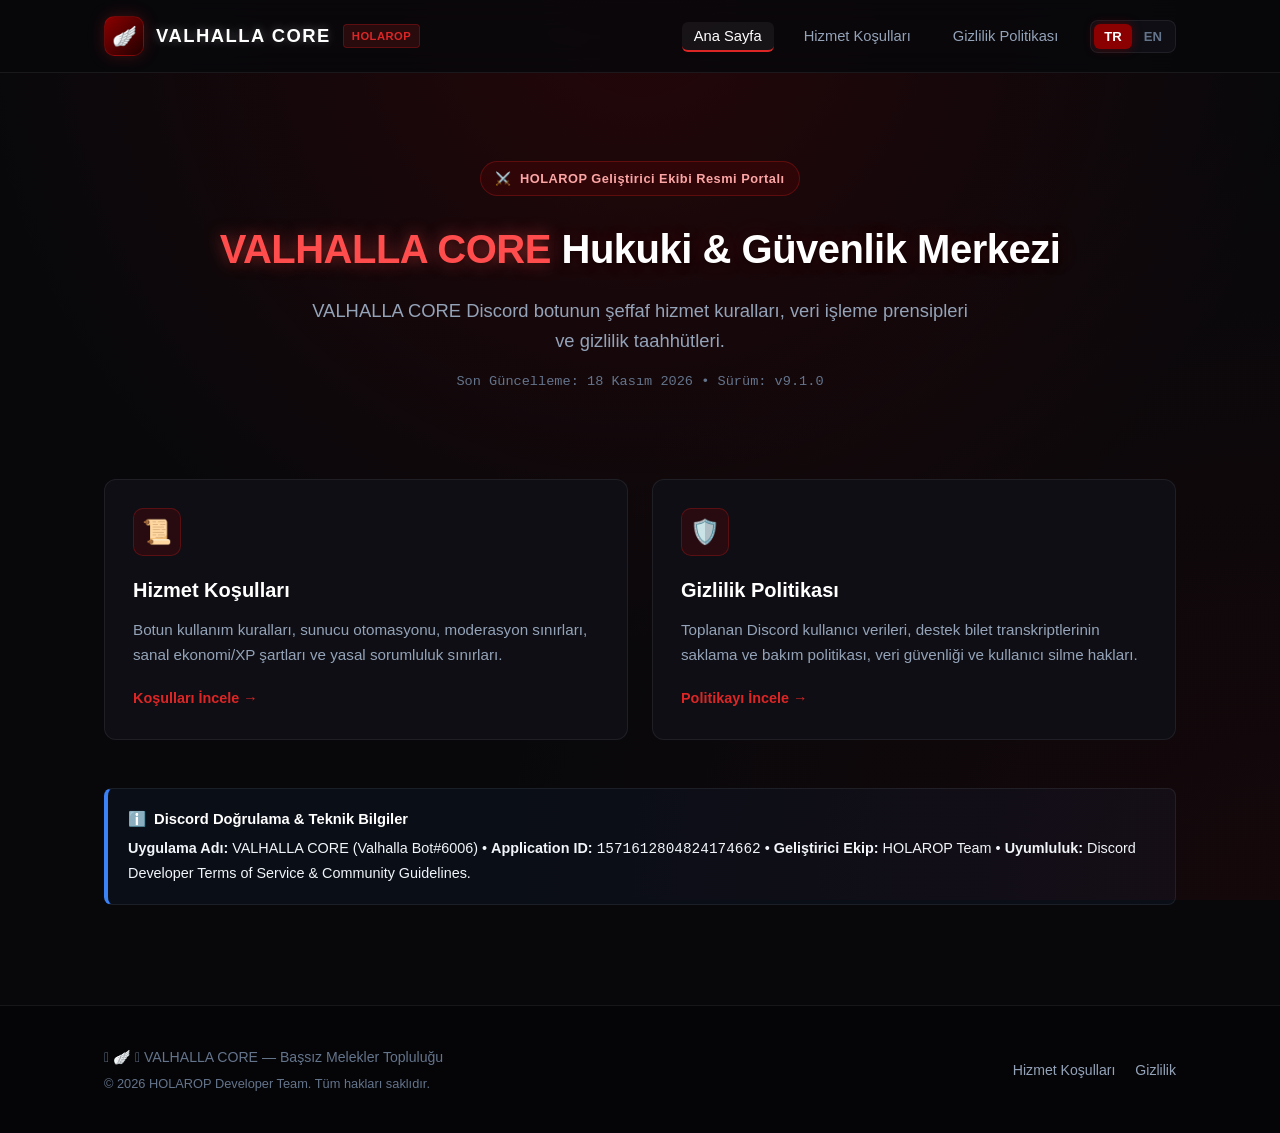
<file: index.html>
<!DOCTYPE html>
<html lang="tr">
<head>
  <meta charset="UTF-8">
  <meta name="viewport" content="width=device-width, initial-scale=1.0">
  <title>VALHALLA CORE — Politika ve Hukuki Belgeler | Legal Hub</title>
  <meta name="description" content="VALHALLA CORE Discord Botu resmi Hizmet Koşulları ve Gizlilik Politikası merkezi. HOLAROP Geliştirici Ekibi.">
  <meta name="theme-color" content="#8B0000">
  <link rel="stylesheet" href="style.css">
</head>
<body>

  <!-- Site Header -->
  <header class="site-header">
    <div class="container nav-wrapper">
      <a href="index.html" class="brand">
        <div class="brand-icon">🪽</div>
        <div>
          <div class="brand-title">VALHALLA CORE</div>
        </div>
        <span class="brand-tag">HOLAROP</span>
      </a>

      <nav class="main-nav">
        <ul class="nav-links">
          <li><a href="index.html" class="active"><span class="lang-tr">Ana Sayfa</span><span class="lang-en" style="display:none;">Home</span></a></li>
          <li><a href="terms.html"><span class="lang-tr">Hizmet Koşulları</span><span class="lang-en" style="display:none;">Terms of Service</span></a></li>
          <li><a href="privacy.html"><span class="lang-tr">Gizlilik Politikası</span><span class="lang-en" style="display:none;">Privacy Policy</span></a></li>
        </ul>

        <div class="lang-switch">
          <button class="lang-btn lang-btn-tr active" onclick="setLanguage('tr')">TR</button>
          <button class="lang-btn lang-btn-en" onclick="setLanguage('en')">EN</button>
        </div>
      </nav>
    </div>
  </header>

  <!-- Main Content -->
  <main class="main-content">
    <div class="container">
      
      <!-- Hero -->
      <section class="hero">
        <div class="hero-badge">
          <span>⚔️</span>
          <span class="lang-tr">HOLAROP Geliştirici Ekibi Resmi Portalı</span>
          <span class="lang-en" style="display:none;">Official HOLAROP Developer Team Portal</span>
        </div>

        <h1 class="lang-tr"><span class="hero-brand">VALHALLA CORE</span> Hukuki & Güvenlik Merkezi</h1>
        <h1 class="lang-en" style="display:none;"><span class="hero-brand">VALHALLA CORE</span> Legal & Security Hub</h1>

        <p class="lead lang-tr">
          VALHALLA CORE Discord botunun şeffaf hizmet kuralları, veri işleme prensipleri ve gizlilik taahhütleri.
        </p>
        <p class="lead lang-en" style="display:none;">
          Transparent service guidelines, data handling principles, and privacy commitments for the VALHALLA CORE Discord bot.
        </p>

        <div class="effective-date">
          <span class="lang-tr">Son Güncelleme: 18 Kasım 2026 • Sürüm: v9.1.0</span>
          <span class="lang-en" style="display:none;">Last Updated: November 18, 2026 • Version: v9.1.0</span>
        </div>
      </section>

      <!-- Cards Grid -->
      <div class="card-grid">
        <!-- Terms Card -->
        <div class="feature-card">
          <div class="card-icon">📜</div>
          <h3 class="lang-tr">Hizmet Koşulları</h3>
          <h3 class="lang-en" style="display:none;">Terms of Service</h3>
          
          <p class="lang-tr">
            Botun kullanım kuralları, sunucu otomasyonu, moderasyon sınırları, sanal ekonomi/XP şartları ve yasal sorumluluk sınırları.
          </p>
          <p class="lang-en" style="display:none;">
            Usage rules, server automation boundaries, moderation authorities, virtual economy/XP terms, and legal liability disclaimers.
          </p>

          <a href="terms.html" class="card-action">
            <span class="lang-tr">Koşulları İncele →</span>
            <span class="lang-en" style="display:none;">Read Terms of Service →</span>
          </a>
        </div>

        <!-- Privacy Card -->
        <div class="feature-card">
          <div class="card-icon">🛡️</div>
          <h3 class="lang-tr">Gizlilik Politikası</h3>
          <h3 class="lang-en" style="display:none;">Privacy Policy</h3>
          
          <p class="lang-tr">
            Toplanan Discord kullanıcı verileri, destek bilet transkriptlerinin saklama ve bakım politikası, veri güvenliği ve kullanıcı silme hakları.
          </p>
          <p class="lang-en" style="display:none;">
            Collected Discord user data, support ticket transcript storage and maintenance policy, data security, and user deletion rights.
          </p>

          <a href="privacy.html" class="card-action">
            <span class="lang-tr">Politikayı İncele →</span>
            <span class="lang-en" style="display:none;">Read Privacy Policy →</span>
          </a>
        </div>
      </div>

      <!-- App Metadata Callout -->
      <div class="callout callout-info" style="margin-top: 48px;">
        <div class="callout-title">
          <span>ℹ️</span>
          <span class="lang-tr">Discord Doğrulama & Teknik Bilgiler</span>
          <span class="lang-en" style="display:none;">Discord Verification & Technical Information</span>
        </div>
        <p class="lang-tr">
          <strong>Uygulama Adı:</strong> VALHALLA CORE (Valhalla Bot#6006) • <strong>Application ID:</strong> <code>1571612804824174662</code> • <strong>Geliştirici Ekip:</strong> HOLAROP Team • <strong>Uyumluluk:</strong> Discord Developer Terms of Service & Community Guidelines.
        </p>
        <p class="lang-en" style="display:none;">
          <strong>Application Name:</strong> VALHALLA CORE (Valhalla Bot#6006) • <strong>Application ID:</strong> <code>1571612804824174662</code> • <strong>Developer Team:</strong> HOLAROP Team • <strong>Compliance:</strong> Discord Developer Terms of Service & Community Guidelines.
        </p>
      </div>

    </div>
  </main>

  <!-- Site Footer -->
  <footer class="site-footer">
    <div class="container footer-wrapper">
      <div class="footer-copy">
        <div>𓆩 🪽 𓆪 VALHALLA CORE — <span class="lang-tr">Başsız Melekler Topluluğu</span><span class="lang-en" style="display:none;">Headless Angels Community</span></div>
        <div style="font-size: 0.8rem; color: var(--text-muted);">
          © 2026 HOLAROP Developer Team. <span class="lang-tr">Tüm hakları saklıdır.</span><span class="lang-en" style="display:none;">All rights reserved.</span>
        </div>
      </div>

      <div class="footer-links">
        <a href="terms.html"><span class="lang-tr">Hizmet Koşulları</span><span class="lang-en" style="display:none;">Terms</span></a>
        <a href="privacy.html"><span class="lang-tr">Gizlilik</span><span class="lang-en" style="display:none;">Privacy</span></a>
      </div>
    </div>
  </footer>

  <script src="lang.js"></script>
</body>
</html>
</file>
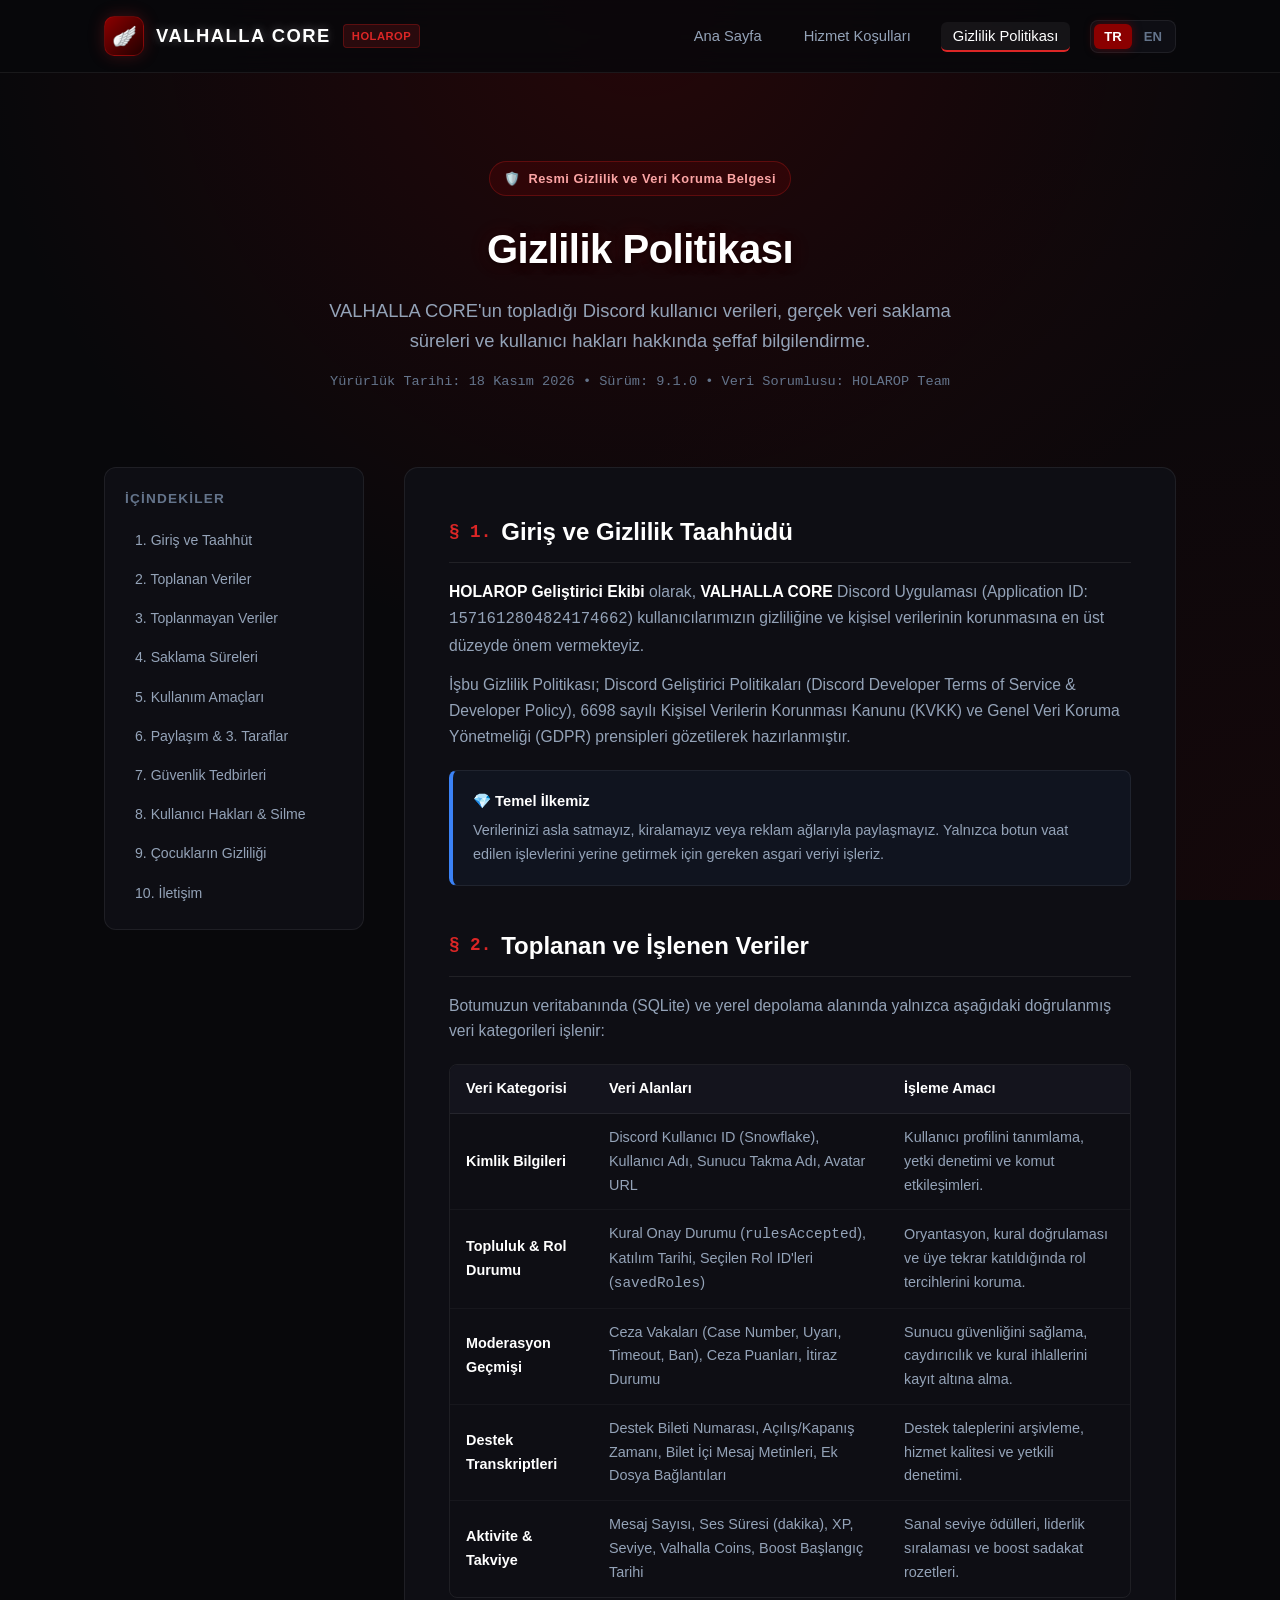
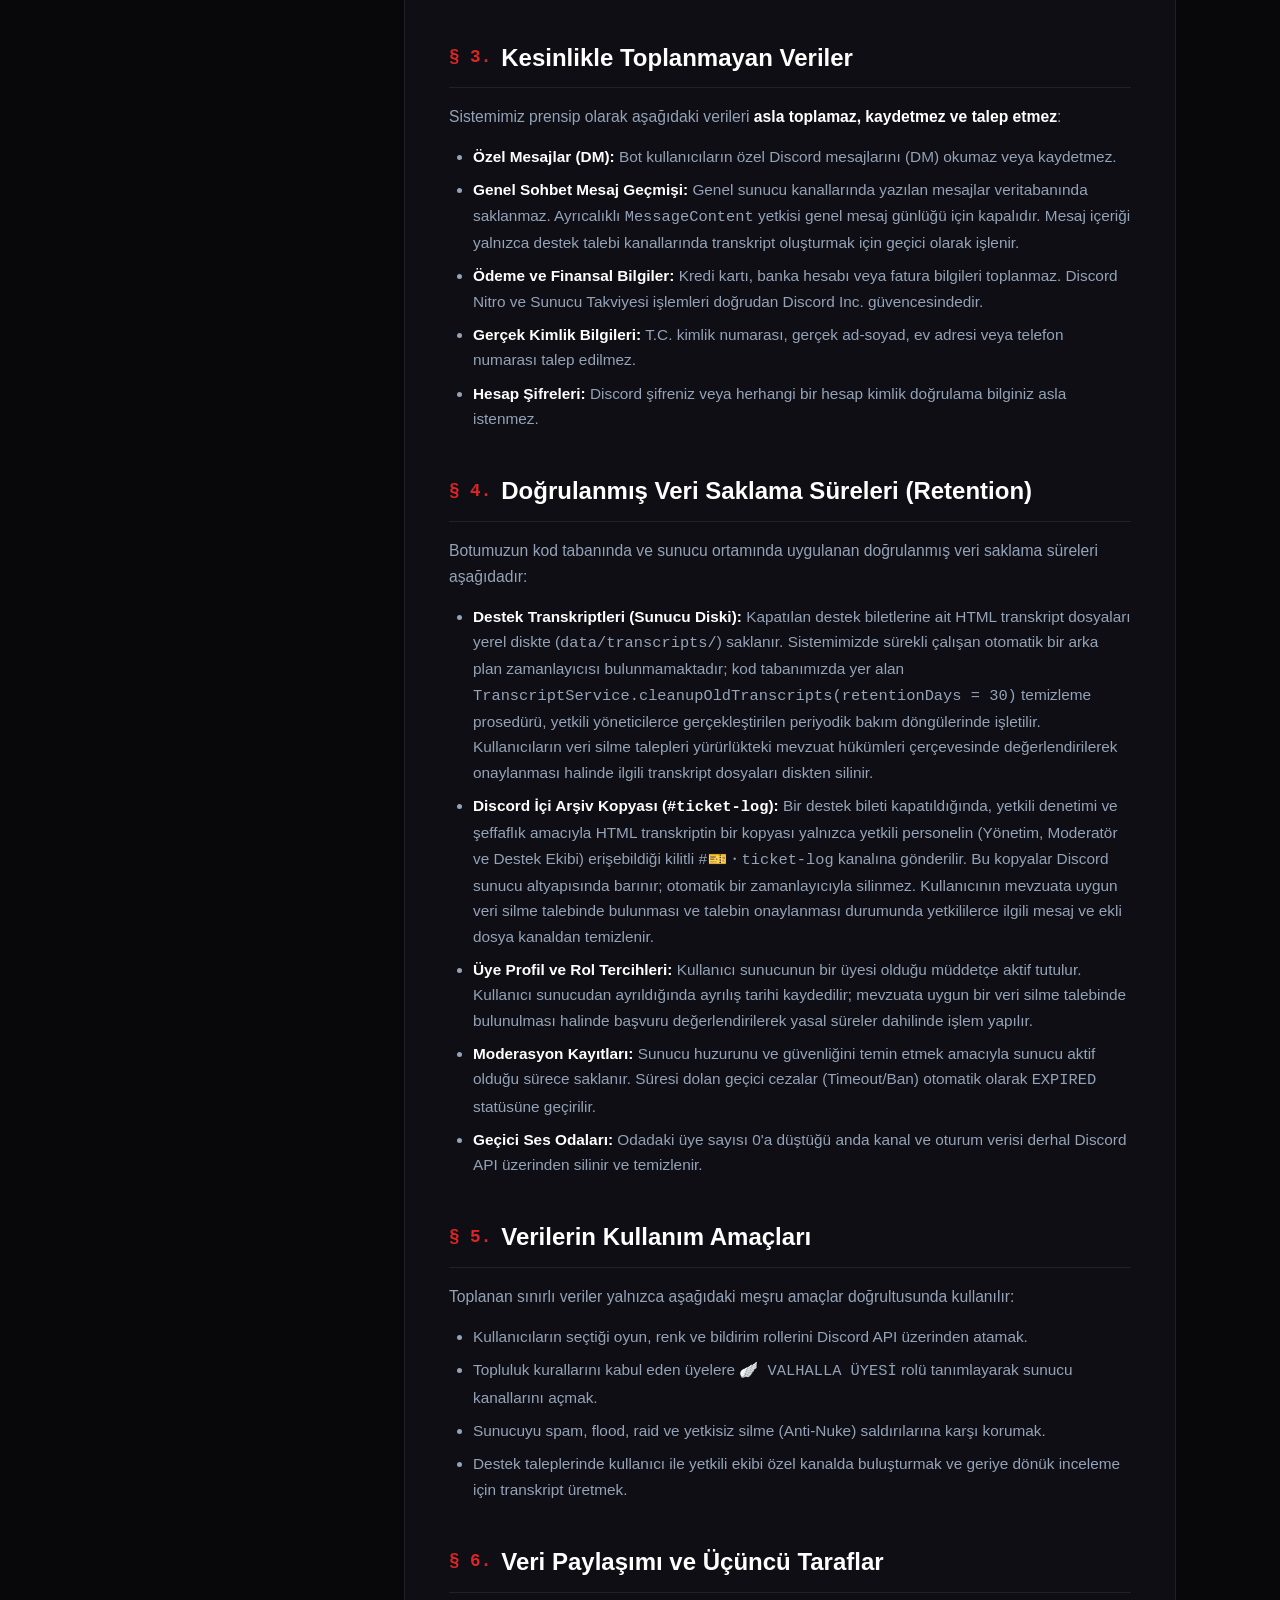
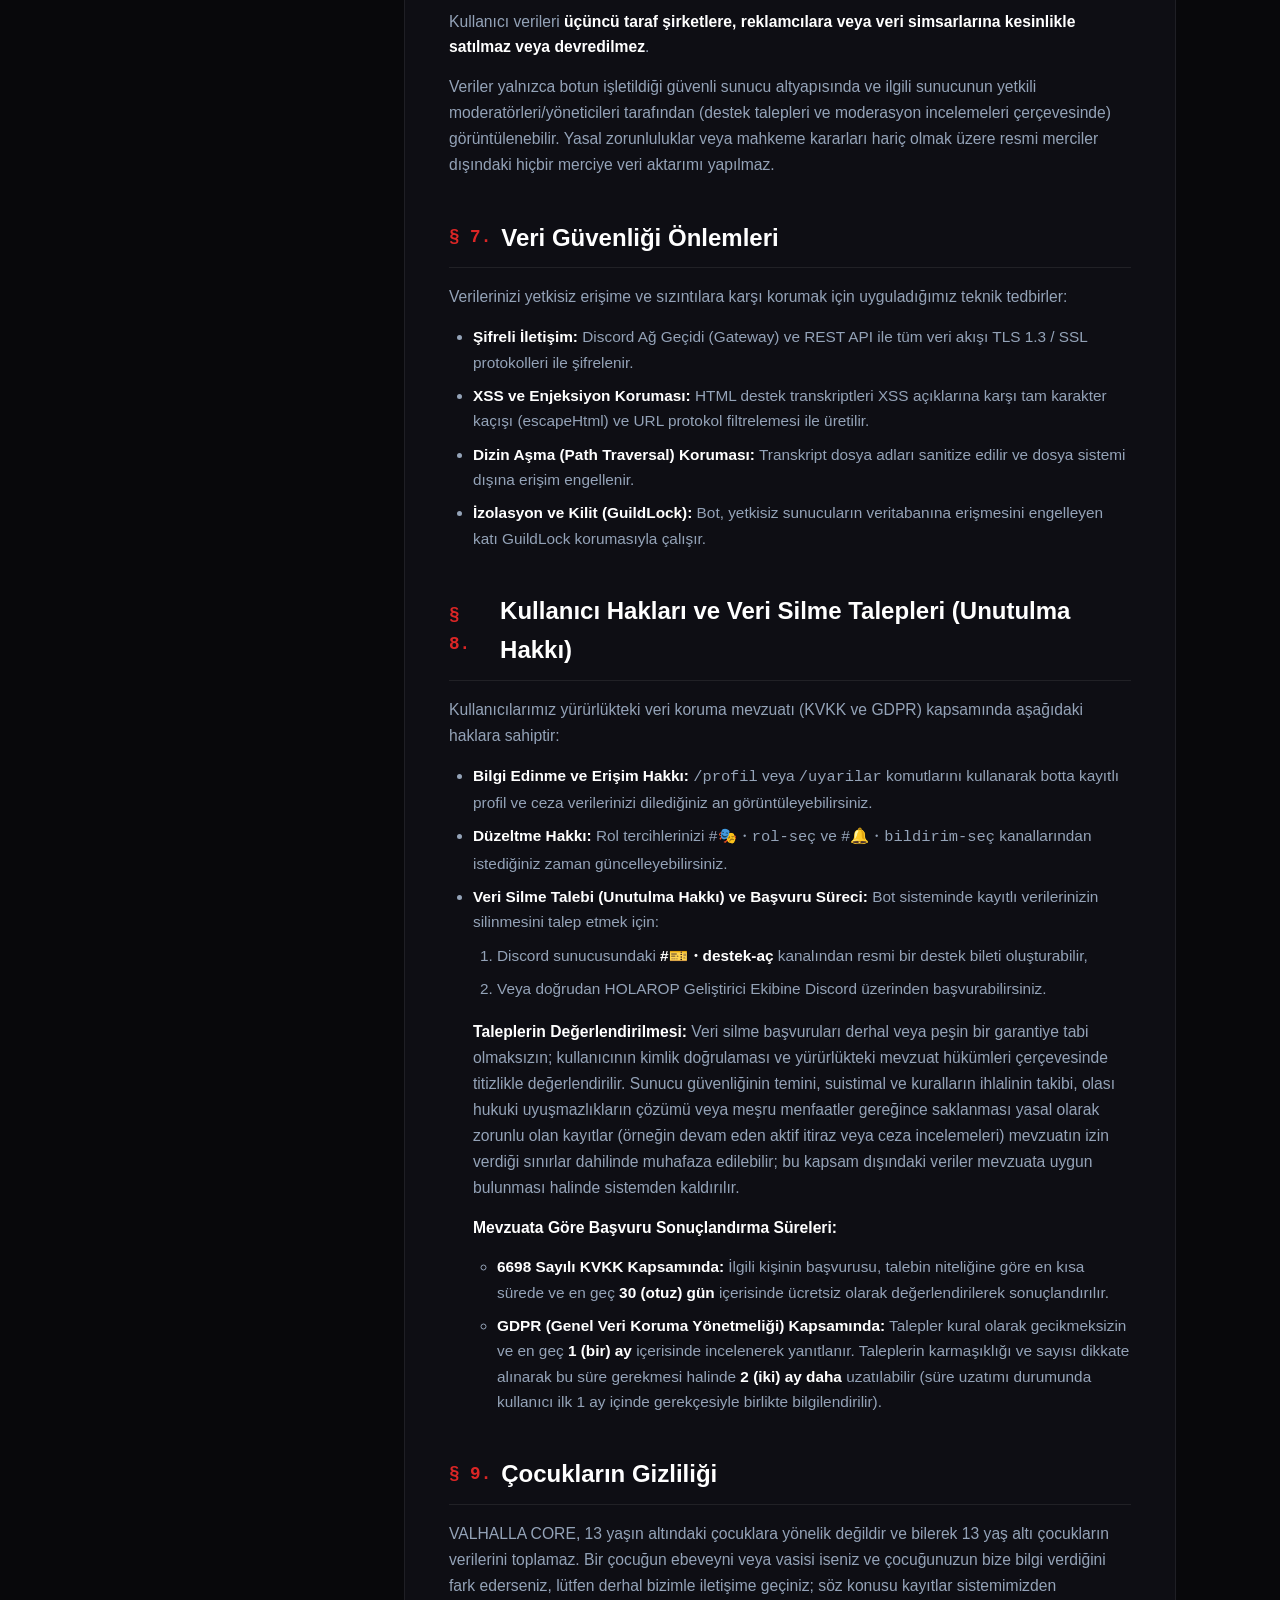
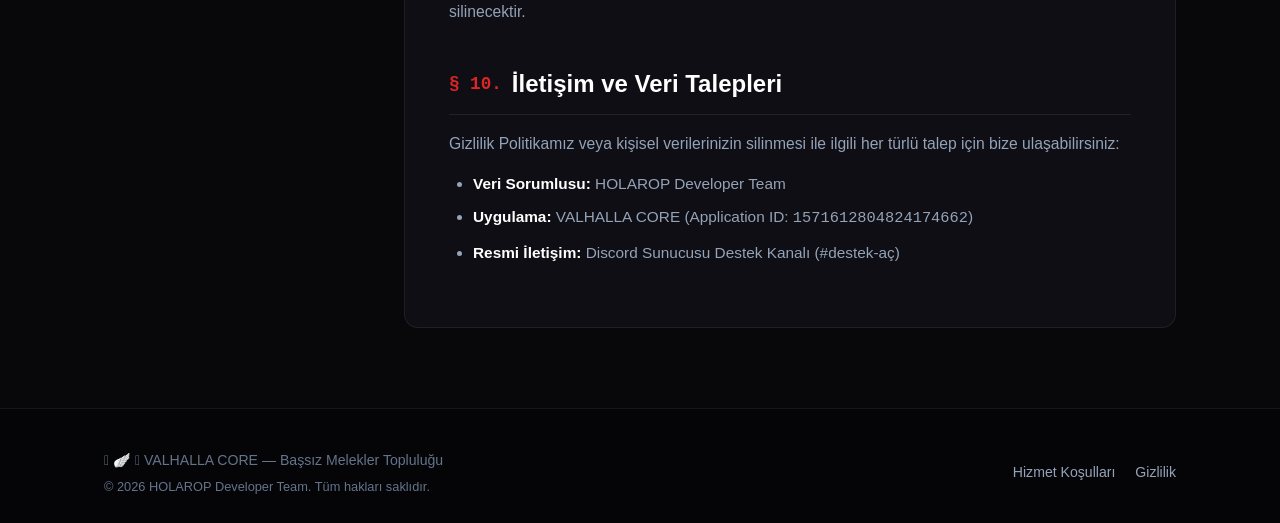
<file: privacy.html>
<!DOCTYPE html>
<html lang="tr">
<head>
  <meta charset="UTF-8">
  <meta name="viewport" content="width=device-width, initial-scale=1.0">
  <title>Gizlilik Politikası — VALHALLA CORE | Privacy Policy</title>
  <meta name="description" content="VALHALLA CORE Discord Botu Resmi Gizlilik Politikası (Privacy Policy). Veri toplama, saklama süreleri ve kullanıcı hakları.">
  <meta name="theme-color" content="#8B0000">
  <link rel="stylesheet" href="style.css">
</head>
<body>

  <!-- Site Header -->
  <header class="site-header">
    <div class="container nav-wrapper">
      <a href="index.html" class="brand">
        <div class="brand-icon">🪽</div>
        <div>
          <div class="brand-title">VALHALLA CORE</div>
        </div>
        <span class="brand-tag">HOLAROP</span>
      </a>

      <nav class="main-nav">
        <ul class="nav-links">
          <li><a href="index.html"><span class="lang-tr">Ana Sayfa</span><span class="lang-en" style="display:none;">Home</span></a></li>
          <li><a href="terms.html"><span class="lang-tr">Hizmet Koşulları</span><span class="lang-en" style="display:none;">Terms of Service</span></a></li>
          <li><a href="privacy.html" class="active"><span class="lang-tr">Gizlilik Politikası</span><span class="lang-en" style="display:none;">Privacy Policy</span></a></li>
        </ul>

        <div class="lang-switch">
          <button class="lang-btn lang-btn-tr active" onclick="setLanguage('tr')">TR</button>
          <button class="lang-btn lang-btn-en" onclick="setLanguage('en')">EN</button>
        </div>
      </nav>
    </div>
  </header>

  <!-- Main Content -->
  <main class="main-content">
    <div class="container">
      
      <!-- Hero -->
      <section class="hero">
        <div class="hero-badge">
          <span>🛡️</span>
          <span class="lang-tr">Resmi Gizlilik ve Veri Koruma Belgesi</span>
          <span class="lang-en" style="display:none;">Official Privacy & Data Protection Document</span>
        </div>

        <h1 class="lang-tr">Gizlilik Politikası</h1>
        <h1 class="lang-en" style="display:none;">Privacy Policy</h1>

        <p class="lead lang-tr">
          VALHALLA CORE'un topladığı Discord kullanıcı verileri, gerçek veri saklama süreleri ve kullanıcı hakları hakkında şeffaf bilgilendirme.
        </p>
        <p class="lead lang-en" style="display:none;">
          Transparent disclosure of data collected by VALHALLA CORE, verified retention cycles, and user privacy rights.
        </p>

        <div class="effective-date">
          <span class="lang-tr">Yürürlük Tarihi: 18 Kasım 2026 • Sürüm: 9.1.0 • Veri Sorumlusu: HOLAROP Team</span>
          <span class="lang-en" style="display:none;">Effective Date: November 18, 2026 • Version: 9.1.0 • Data Controller: HOLAROP Team</span>
        </div>
      </section>

      <!-- Content Grid -->
      <div class="content-grid">
        
        <!-- Table of Contents Sidebar -->
        <aside class="toc-sidebar">
          <div class="toc-title lang-tr">İçindekiler</div>
          <div class="toc-title lang-en" style="display:none;">Contents</div>
          <ul class="toc-list">
            <li><a href="#sec-1"><span class="lang-tr">1. Giriş ve Taahhüt</span><span class="lang-en" style="display:none;">1. Introduction</span></a></li>
            <li><a href="#sec-2"><span class="lang-tr">2. Toplanan Veriler</span><span class="lang-en" style="display:none;">2. Data We Collect</span></a></li>
            <li><a href="#sec-3"><span class="lang-tr">3. Toplanmayan Veriler</span><span class="lang-en" style="display:none;">3. What We Do NOT Collect</span></a></li>
            <li><a href="#sec-4"><span class="lang-tr">4. Saklama Süreleri</span><span class="lang-en" style="display:none;">4. Data Retention</span></a></li>
            <li><a href="#sec-5"><span class="lang-tr">5. Kullanım Amaçları</span><span class="lang-en" style="display:none;">5. Use of Data</span></a></li>
            <li><a href="#sec-6"><span class="lang-tr">6. Paylaşım & 3. Taraflar</span><span class="lang-en" style="display:none;">6. Sharing & Third Parties</span></a></li>
            <li><a href="#sec-7"><span class="lang-tr">7. Güvenlik Tedbirleri</span><span class="lang-en" style="display:none;">7. Security Measures</span></a></li>
            <li><a href="#sec-8"><span class="lang-tr">8. Kullanıcı Hakları & Silme</span><span class="lang-en" style="display:none;">8. Rights & Deletion</span></a></li>
            <li><a href="#sec-9"><span class="lang-tr">9. Çocukların Gizliliği</span><span class="lang-en" style="display:none;">9. Children's Privacy</span></a></li>
            <li><a href="#sec-10"><span class="lang-tr">10. İletişim</span><span class="lang-en" style="display:none;">10. Contact</span></a></li>
          </ul>
        </aside>

        <!-- Article -->
        <article class="legal-article">
          
          <!-- Section 1 -->
          <section id="sec-1" class="legal-section">
            <h2><span class="sec-num">§ 1.</span> <span class="lang-tr">Giriş ve Gizlilik Taahhüdü</span><span class="lang-en" style="display:none;">Introduction and Privacy Commitment</span></h2>
            <div class="lang-tr">
              <p>
                <strong>HOLAROP Geliştirici Ekibi</strong> olarak, <strong>VALHALLA CORE</strong> Discord Uygulaması (Application ID: <code>1571612804824174662</code>) kullanıcılarımızın gizliliğine ve kişisel verilerinin korunmasına en üst düzeyde önem vermekteyiz.
              </p>
              <p>
                İşbu Gizlilik Politikası; Discord Geliştirici Politikaları (Discord Developer Terms of Service & Developer Policy), 6698 sayılı Kişisel Verilerin Korunması Kanunu (KVKK) ve Genel Veri Koruma Yönetmeliği (GDPR) prensipleri gözetilerek hazırlanmıştır.
              </p>
              <div class="callout callout-info">
                <div class="callout-title">💎 Temel İlkemiz</div>
                <p>Verilerinizi asla satmayız, kiralamayız veya reklam ağlarıyla paylaşmayız. Yalnızca botun vaat edilen işlevlerini yerine getirmek için gereken asgari veriyi işleriz.</p>
              </div>
            </div>
            <div class="lang-en" style="display:none;">
              <p>
                The <strong>HOLAROP Developer Team</strong> is deeply committed to protecting the privacy of users who interact with the <strong>VALHALLA CORE</strong> Discord Application (Application ID: <code>1571612804824174662</code>).
              </p>
              <p>
                This Privacy Policy is designed in strict compliance with the Discord Developer Terms of Service, the Discord Developer Policy, and international data protection standards (including the EU GDPR and relevant privacy frameworks).
              </p>
              <div class="callout callout-info">
                <div class="callout-title">💎 Core Principle</div>
                <p>We do not monetize, sell, or license your personal data. We only process the absolute minimum data necessary to operate the bot's features.</p>
              </div>
            </div>
          </section>

          <!-- Section 2 -->
          <section id="sec-2" class="legal-section">
            <h2><span class="sec-num">§ 2.</span> <span class="lang-tr">Toplanan ve İşlenen Veriler</span><span class="lang-en" style="display:none;">Information We Collect</span></h2>
            <div class="lang-tr">
              <p>Botumuzun veritabanında (SQLite) ve yerel depolama alanında yalnızca aşağıdaki doğrulanmış veri kategorileri işlenir:</p>
              
              <div class="table-wrapper">
                <table class="data-table">
                  <thead>
                    <tr>
                      <th>Veri Kategorisi</th>
                      <th>Veri Alanları</th>
                      <th>İşleme Amacı</th>
                    </tr>
                  </thead>
                  <tbody>
                    <tr>
                      <td><strong>Kimlik Bilgileri</strong></td>
                      <td>Discord Kullanıcı ID (Snowflake), Kullanıcı Adı, Sunucu Takma Adı, Avatar URL</td>
                      <td>Kullanıcı profilini tanımlama, yetki denetimi ve komut etkileşimleri.</td>
                    </tr>
                    <tr>
                      <td><strong>Topluluk & Rol Durumu</strong></td>
                      <td>Kural Onay Durumu (<code>rulesAccepted</code>), Katılım Tarihi, Seçilen Rol ID'leri (<code>savedRoles</code>)</td>
                      <td>Oryantasyon, kural doğrulaması ve üye tekrar katıldığında rol tercihlerini koruma.</td>
                    </tr>
                    <tr>
                      <td><strong>Moderasyon Geçmişi</strong></td>
                      <td>Ceza Vakaları (Case Number, Uyarı, Timeout, Ban), Ceza Puanları, İtiraz Durumu</td>
                      <td>Sunucu güvenliğini sağlama, caydırıcılık ve kural ihlallerini kayıt altına alma.</td>
                    </tr>
                    <tr>
                      <td><strong>Destek Transkriptleri</strong></td>
                      <td>Destek Bileti Numarası, Açılış/Kapanış Zamanı, Bilet İçi Mesaj Metinleri, Ek Dosya Bağlantıları</td>
                      <td>Destek taleplerini arşivleme, hizmet kalitesi ve yetkili denetimi.</td>
                    </tr>
                    <tr>
                      <td><strong>Aktivite & Takviye</strong></td>
                      <td>Mesaj Sayısı, Ses Süresi (dakika), XP, Seviye, Valhalla Coins, Boost Başlangıç Tarihi</td>
                      <td>Sanal seviye ödülleri, liderlik sıralaması ve boost sadakat rozetleri.</td>
                    </tr>
                  </tbody>
                </table>
              </div>
            </div>
            <div class="lang-en" style="display:none;">
              <p>Our application processes only the following verified categories of data stored in our local SQLite database and protected file system:</p>
              
              <div class="table-wrapper">
                <table class="data-table">
                  <thead>
                    <tr>
                      <th>Data Category</th>
                      <th>Specific Fields</th>
                      <th>Purpose</th>
                    </tr>
                  </thead>
                  <tbody>
                    <tr>
                      <td><strong>Identity Data</strong></td>
                      <td>Discord User ID (Snowflake), Username, Server Nickname, Avatar URL</td>
                      <td>User profile display, permission validation, and command response delivery.</td>
                    </tr>
                    <tr>
                      <td><strong>Membership & Roles</strong></td>
                      <td>Rules Acceptance Status (<code>rulesAccepted</code>), Join Timestamp, Role IDs (<code>savedRoles</code>)</td>
                      <td>Membership screening verification and role restoration upon re-joining.</td>
                    </tr>
                    <tr>
                      <td><strong>Moderation Logs</strong></td>
                      <td>Infraction Cases (Warn, Timeout, Ban), Penalty Points, Appeal records</td>
                      <td>Community safety, rule enforcement, and escalation audit trail.</td>
                    </tr>
                    <tr>
                      <td><strong>Support Transcripts</strong></td>
                      <td>Ticket Number, Open/Close Timestamps, Ticket Messages, Attachment URLs</td>
                      <td>Support quality assurance, dispute verification, and staff accountability.</td>
                    </tr>
                    <tr>
                      <td><strong>Gamification & Boost</strong></td>
                      <td>Message Counter, Voice Minutes, Virtual XP, Level, Coins, Boost Start Date</td>
                      <td>Virtual leveling system, activity leaderboards, and boost loyalty tiers.</td>
                    </tr>
                  </tbody>
                </table>
              </div>
            </div>
          </section>

          <!-- Section 3 -->
          <section id="sec-3" class="legal-section">
            <h2><span class="sec-num">§ 3.</span> <span class="lang-tr">Kesinlikle Toplanmayan Veriler</span><span class="lang-en" style="display:none;">Information We NEVER Collect</span></h2>
            <div class="lang-tr">
              <p>Sistemimiz prensip olarak aşağıdaki verileri <strong>asla toplamaz, kaydetmez ve talep etmez</strong>:</p>
              <ul>
                <li><strong>Özel Mesajlar (DM):</strong> Bot kullanıcıların özel Discord mesajlarını (DM) okumaz veya kaydetmez.</li>
                <li><strong>Genel Sohbet Mesaj Geçmişi:</strong> Genel sunucu kanallarında yazılan mesajlar veritabanında saklanmaz. Ayrıcalıklı <code>MessageContent</code> yetkisi genel mesaj günlüğü için kapalıdır. Mesaj içeriği yalnızca destek talebi kanallarında transkript oluşturmak için geçici olarak işlenir.</li>
                <li><strong>Ödeme ve Finansal Bilgiler:</strong> Kredi kartı, banka hesabı veya fatura bilgileri toplanmaz. Discord Nitro ve Sunucu Takviyesi işlemleri doğrudan Discord Inc. güvencesindedir.</li>
                <li><strong>Gerçek Kimlik Bilgileri:</strong> T.C. kimlik numarası, gerçek ad-soyad, ev adresi veya telefon numarası talep edilmez.</li>
                <li><strong>Hesap Şifreleri:</strong> Discord şifreniz veya herhangi bir hesap kimlik doğrulama bilginiz asla istenmez.</li>
              </ul>
            </div>
            <div class="lang-en" style="display:none;">
              <p>We do <strong>NOT</strong> collect, store, or solicit any of the following sensitive data:</p>
              <ul>
                <li><strong>Direct Messages (DMs):</strong> We never read, process, or log private messages sent in DMs.</li>
                <li><strong>General Chat History:</strong> We do not log general public channel messages to a persistent database. The privileged <code>MessageContent</code> intent is disabled for chat tracking. Message contents are only captured within isolated support ticket channels to generate closing transcripts.</li>
                <li><strong>Financial & Payment Information:</strong> We never handle payment cards, bank information, or billing data. Discord Nitro and Server Boost payments are handled entirely by Discord Inc.</li>
                <li><strong>Real-World Identifiers:</strong> We do not ask for real names, government IDs, physical addresses, or phone numbers.</li>
                <li><strong>Passwords:</strong> We never request or process your Discord password or login credentials.</li>
              </ul>
            </div>
          </section>

          <!-- Section 4 -->
          <section id="sec-4" class="legal-section">
            <h2><span class="sec-num">§ 4.</span> <span class="lang-tr">Doğrulanmış Veri Saklama Süreleri (Retention)</span><span class="lang-en" style="display:none;">Verified Data Retention Periods</span></h2>
            <div class="lang-tr">
              <p>Botumuzun kod tabanında ve sunucu ortamında uygulanan doğrulanmış veri saklama süreleri aşağıdadır:</p>
              <ul>
                <li>
                  <strong>Destek Transkriptleri (Sunucu Diski):</strong> 
                  Kapatılan destek biletlerine ait HTML transkript dosyaları yerel diskte (<code>data/transcripts/</code>) saklanır. Sistemimizde sürekli çalışan otomatik bir arka plan zamanlayıcısı bulunmamaktadır; kod tabanımızda yer alan <code>TranscriptService.cleanupOldTranscripts(retentionDays = 30)</code> temizleme prosedürü, yetkili yöneticilerce gerçekleştirilen periyodik bakım döngülerinde işletilir. Kullanıcıların veri silme talepleri yürürlükteki mevzuat hükümleri çerçevesinde değerlendirilerek onaylanması halinde ilgili transkript dosyaları diskten silinir.
                </li>
                <li>
                  <strong>Discord İçi Arşiv Kopyası (<code>#ticket-log</code>):</strong> 
                  Bir destek bileti kapatıldığında, yetkili denetimi ve şeffaflık amacıyla HTML transkriptin bir kopyası yalnızca yetkili personelin (Yönetim, Moderatör ve Destek Ekibi) erişebildiği kilitli <code>#🎫・ticket-log</code> kanalına gönderilir. Bu kopyalar Discord sunucu altyapısında barınır; otomatik bir zamanlayıcıyla silinmez. Kullanıcının mevzuata uygun veri silme talebinde bulunması ve talebin onaylanması durumunda yetkililerce ilgili mesaj ve ekli dosya kanaldan temizlenir.
                </li>
                <li>
                  <strong>Üye Profil ve Rol Tercihleri:</strong> 
                  Kullanıcı sunucunun bir üyesi olduğu müddetçe aktif tutulur. Kullanıcı sunucudan ayrıldığında ayrılış tarihi kaydedilir; mevzuata uygun bir veri silme talebinde bulunulması halinde başvuru değerlendirilerek yasal süreler dahilinde işlem yapılır.
                </li>
                <li>
                  <strong>Moderasyon Kayıtları:</strong> 
                  Sunucu huzurunu ve güvenliğini temin etmek amacıyla sunucu aktif olduğu sürece saklanır. Süresi dolan geçici cezalar (Timeout/Ban) otomatik olarak <code>EXPIRED</code> statüsüne geçirilir.
                </li>
                <li>
                  <strong>Geçici Ses Odaları:</strong> 
                  Odadaki üye sayısı 0'a düştüğü anda kanal ve oturum verisi derhal Discord API üzerinden silinir ve temizlenir.
                </li>
              </ul>
            </div>
            <div class="lang-en" style="display:none;">
              <p>Our actual codebase enforces the following concrete and verified data retention policies:</p>
              <ul>
                <li>
                  <strong>Support Transcripts (Server Disk):</strong> 
                  HTML transcript archives for closed tickets are stored on the local server disk (<code>data/transcripts/</code>). There is no automated continuous background timer active in the bot; instead, the codebase retention procedure (<code>TranscriptService.cleanupOldTranscripts(retentionDays = 30)</code>) is invoked during periodic administrative maintenance routines. User erasure requests are evaluated in accordance with applicable legislation, and upon statutory approval, associated transcript files are removed from disk.
                </li>
                <li>
                  <strong>In-Discord Archive Copy (<code>#ticket-log</code>):</strong> 
                  When a support ticket is closed, a copy of the HTML transcript is posted to the staff-only <code>#🎫・ticket-log</code> channel for staff accountability and audit trails. These copies reside on Discord's infrastructure and are not deleted by an automatic timer. Where a user submits an erasure request that meets statutory requirements under applicable law, authorized staff evaluate the request and remove the transcript message and file from the channel.
                </li>
                <li>
                  <strong>Member Profiles & Role Preferences:</strong> 
                  Maintained for as long as the user remains in the server. If a member leaves, their exit timestamp is noted. Upon submission of a valid erasure request, the data is evaluated and processed pursuant to statutory timelines.
                </li>
                <li>
                  <strong>Moderation Logs:</strong> 
                  Maintained throughout the active lifespan of the guild for community safety and appeal tracking. Temporary punishments automatically transition to <code>EXPIRED</code> status upon reaching their duration.
                </li>
                <li>
                  <strong>Temporary Voice Rooms:</strong> 
                  Immediately deleted via Discord API and wiped from database memory the moment the room reaches 0 occupants.
                </li>
              </ul>
            </div>
          </section>

          <!-- Section 5 -->
          <section id="sec-5" class="legal-section">
            <h2><span class="sec-num">§ 5.</span> <span class="lang-tr">Verilerin Kullanım Amaçları</span><span class="lang-en" style="display:none;">How We Use Your Data</span></h2>
            <div class="lang-tr">
              <p>Toplanan sınırlı veriler yalnızca aşağıdaki meşru amaçlar doğrultusunda kullanılır:</p>
              <ul>
                <li>Kullanıcıların seçtiği oyun, renk ve bildirim rollerini Discord API üzerinden atamak.</li>
                <li>Topluluk kurallarını kabul eden üyelere <code>🪽 VALHALLA ÜYESİ</code> rolü tanımlayarak sunucu kanallarını açmak.</li>
                <li>Sunucuyu spam, flood, raid ve yetkisiz silme (Anti-Nuke) saldırılarına karşı korumak.</li>
                <li>Destek taleplerinde kullanıcı ile yetkili ekibi özel kanalda buluşturmak ve geriye dönük inceleme için transkript üretmek.</li>
              </ul>
            </div>
            <div class="lang-en" style="display:none;">
              <p>Collected data is used strictly for the following legitimate purposes:</p>
              <ul>
                <li>Assigning user-selected game roles, color tags, and notification roles via the Discord API.</li>
                <li>Granting the starter member role upon verified rules screening.</li>
                <li>Protecting the server against spam, raid, and rogue administrator destructions (Anti-Nuke).</li>
                <li>Facilitating private support tickets and preserving records for quality assurance and dispute resolution.</li>
              </ul>
            </div>
          </section>

          <!-- Section 6 -->
          <section id="sec-6" class="legal-section">
            <h2><span class="sec-num">§ 6.</span> <span class="lang-tr">Veri Paylaşımı ve Üçüncü Taraflar</span><span class="lang-en" style="display:none;">Data Sharing and Third Parties</span></h2>
            <div class="lang-tr">
              <p>
                Kullanıcı verileri <strong>üçüncü taraf şirketlere, reklamcılara veya veri simsarlarına kesinlikle satılmaz veya devredilmez</strong>.
              </p>
              <p>
                Veriler yalnızca botun işletildiği güvenli sunucu altyapısında ve ilgili sunucunun yetkili moderatörleri/yöneticileri tarafından (destek talepleri ve moderasyon incelemeleri çerçevesinde) görüntülenebilir. Yasal zorunluluklar veya mahkeme kararları hariç olmak üzere resmi merciler dışındaki hiçbir merciye veri aktarımı yapılmaz.
              </p>
            </div>
            <div class="lang-en" style="display:none;">
              <p>
                We <strong>do not sell, rent, or trade your data</strong> to any third parties, advertising networks, or analytics brokers.
              </p>
              <p>
                Data is accessible only to server administrators and designated moderators strictly within the context of support inquiries and moderation enforcement. We do not disclose data to external parties unless legally mandated by valid law enforcement requests.
              </p>
            </div>
          </section>

          <!-- Section 7 -->
          <section id="sec-7" class="legal-section">
            <h2><span class="sec-num">§ 7.</span> <span class="lang-tr">Veri Güvenliği Önlemleri</span><span class="lang-en" style="display:none;">Data Security Measures</span></h2>
            <div class="lang-tr">
              <p>Verilerinizi yetkisiz erişime ve sızıntılara karşı korumak için uyguladığımız teknik tedbirler:</p>
              <ul>
                <li><strong>Şifreli İletişim:</strong> Discord Ağ Geçidi (Gateway) ve REST API ile tüm veri akışı TLS 1.3 / SSL protokolleri ile şifrelenir.</li>
                <li><strong>XSS ve Enjeksiyon Koruması:</strong> HTML destek transkriptleri XSS açıklarına karşı tam karakter kaçışı (escapeHtml) ve URL protokol filtrelemesi ile üretilir.</li>
                <li><strong>Dizin Aşma (Path Traversal) Koruması:</strong> Transkript dosya adları sanitize edilir ve dosya sistemi dışına erişim engellenir.</li>
                <li><strong>İzolasyon ve Kilit (GuildLock):</strong> Bot, yetkisiz sunucuların veritabanına erişmesini engelleyen katı GuildLock korumasıyla çalışır.</li>
              </ul>
            </div>
            <div class="lang-en" style="display:none;">
              <p>We implement robust technical and procedural safeguards to keep your data secure:</p>
              <ul>
                <li><strong>Encrypted Transmission:</strong> All data exchanged with the Discord Gateway and REST API is encrypted via TLS 1.3 / SSL.</li>
                <li><strong>XSS & Injection Protection:</strong> Support transcripts strictly sanitize user input and strip malicious protocols (escaping all HTML characters).</li>
                <li><strong>Path Traversal Mitigation:</strong> Transcript file paths are sanitized and strictly confined to designated secure storage directories.</li>
                <li><strong>GuildLock Isolation:</strong> Strict server authorization locks ensure foreign guilds cannot access or manipulate protected records.</li>
              </ul>
            </div>
          </section>

          <!-- Section 8 -->
          <section id="sec-8" class="legal-section">
            <h2><span class="sec-num">§ 8.</span> <span class="lang-tr">Kullanıcı Hakları ve Veri Silme Talepleri (Unutulma Hakkı)</span><span class="lang-en" style="display:none;">User Rights and Data Deletion (Right to Erasure)</span></h2>
            <div class="lang-tr">
              <p>Kullanıcılarımız yürürlükteki veri koruma mevzuatı (KVKK ve GDPR) kapsamında aşağıdaki haklara sahiptir:</p>
              <ul>
                <li><strong>Bilgi Edinme ve Erişim Hakkı:</strong> <code>/profil</code> veya <code>/uyarilar</code> komutlarını kullanarak botta kayıtlı profil ve ceza verilerinizi dilediğiniz an görüntüleyebilirsiniz.</li>
                <li><strong>Düzeltme Hakkı:</strong> Rol tercihlerinizi <code>#🎭・rol-seç</code> ve <code>#🔔・bildirim-seç</code> kanallarından istediğiniz zaman güncelleyebilirsiniz.</li>
                <li>
                  <strong>Veri Silme Talebi (Unutulma Hakkı) ve Başvuru Süreci:</strong> 
                  Bot sisteminde kayıtlı verilerinizin silinmesini talep etmek için:
                  <ol style="margin-top: 8px;">
                    <li>Discord sunucusundaki <strong>#🎫・destek-aç</strong> kanalından resmi bir destek bileti oluşturabilir,</li>
                    <li>Veya doğrudan HOLAROP Geliştirici Ekibine Discord üzerinden başvurabilirsiniz.</li>
                  </ol>
                  <p style="margin-top: 10px;">
                    <strong>Taleplerin Değerlendirilmesi:</strong> Veri silme başvuruları derhal veya peşin bir garantiye tabi olmaksızın; kullanıcının kimlik doğrulaması ve yürürlükteki mevzuat hükümleri çerçevesinde titizlikle değerlendirilir. Sunucu güvenliğinin temini, suistimal ve kuralların ihlalinin takibi, olası hukuki uyuşmazlıkların çözümü veya meşru menfaatler gereğince saklanması yasal olarak zorunlu olan kayıtlar (örneğin devam eden aktif itiraz veya ceza incelemeleri) mevzuatın izin verdiği sınırlar dahilinde muhafaza edilebilir; bu kapsam dışındaki veriler mevzuata uygun bulunması halinde sistemden kaldırılır.
                  </p>
                  <p style="margin-top: 8px;">
                    <strong>Mevzuata Göre Başvuru Sonuçlandırma Süreleri:</strong>
                  </p>
                  <ul style="margin-top: 6px;">
                    <li><strong>6698 Sayılı KVKK Kapsamında:</strong> İlgili kişinin başvurusu, talebin niteliğine göre en kısa sürede ve en geç <strong>30 (otuz) gün</strong> içerisinde ücretsiz olarak değerlendirilerek sonuçlandırılır.</li>
                    <li><strong>GDPR (Genel Veri Koruma Yönetmeliği) Kapsamında:</strong> Talepler kural olarak gecikmeksizin ve en geç <strong>1 (bir) ay</strong> içerisinde incelenerek yanıtlanır. Taleplerin karmaşıklığı ve sayısı dikkate alınarak bu süre gerekmesi halinde <strong>2 (iki) ay daha</strong> uzatılabilir (süre uzatımı durumunda kullanıcı ilk 1 ay içinde gerekçesiyle birlikte bilgilendirilir).</li>
                  </ul>
                </li>
              </ul>
            </div>
            <div class="lang-en" style="display:none;">
              <p>Under applicable data protection legislation (including GDPR and KVKK), users enjoy the following actionable rights:</p>
              <ul>
                <li><strong>Right of Access:</strong> You can inspect your stored profile, XP, and penalty records at any time using in-app slash commands such as <code>/profil</code> or <code>/uyarilar</code>.</li>
                <li><strong>Right to Rectification:</strong> You can update your roles and notification preferences at any time via the self-service role channels.</li>
                <li>
                  <strong>Right to Erasure (Right to be Forgotten) & Application Process:</strong> 
                  To request the deletion of your stored user records from the bot system:
                  <ol style="margin-top: 8px;">
                    <li>Open an official ticket in the <strong>#🎫・destek-aç</strong> support channel on our Discord server,</li>
                    <li>Or contact the HOLAROP Developer Team directly on Discord.</li>
                  </ol>
                  <p style="margin-top: 10px;">
                    <strong>Evaluation of Requests:</strong> Erasure requests are not subject to immediate or unconditional guarantees; each application is evaluated following user verification in accordance with applicable statutory legislation. Records necessary for community safety, abuse prevention, legal dispute resolution, or legitimate interests permitted by law (such as active moderation appeals or audit trails) may be retained within statutory limits; data eligible for erasure under applicable law will be removed accordingly.
                  </p>
                  <p style="margin-top: 8px;">
                    <strong>Statutory Evaluation and Response Timeframes:</strong>
                  </p>
                  <ul style="margin-top: 6px;">
                    <li><strong>Under Law No. 6698 (KVKK):</strong> Requests are evaluated and concluded free of charge as soon as possible and within <strong>30 days</strong> at the latest, depending on the nature of the request.</li>
                    <li><strong>Under EU GDPR:</strong> Requests are assessed and responded to without undue delay and at the latest within <strong>1 month</strong> of receipt. Taking into account the complexity and number of requests, this period may be extended by an additional <strong>2 months</strong> where necessary (in which case the user will be notified of the extension and grounds within the first month).</li>
                  </ul>
                </li>
              </ul>
            </div>
          </section>

          <!-- Section 9 -->
          <section id="sec-9" class="legal-section">
            <h2><span class="sec-num">§ 9.</span> <span class="lang-tr">Çocukların Gizliliği</span><span class="lang-en" style="display:none;">Children's Privacy</span></h2>
            <div class="lang-tr">
              <p>
                VALHALLA CORE, 13 yaşın altındaki çocuklara yönelik değildir ve bilerek 13 yaş altı çocukların verilerini toplamaz. Bir çocuğun ebeveyni veya vasisi iseniz ve çocuğunuzun bize bilgi verdiğini fark ederseniz, lütfen derhal bizimle iletişime geçiniz; söz konusu kayıtlar sistemimizden silinecektir.
              </p>
            </div>
            <div class="lang-en" style="display:none;">
              <p>
                VALHALLA CORE is not directed to children under 13 years of age, and we do not knowingly collect personal data from children under 13. If you believe that a child has provided us with personal information, please contact us immediately so we can remove the data.
              </p>
            </div>
          </section>

          <!-- Section 10 -->
          <section id="sec-10" class="legal-section">
            <h2><span class="sec-num">§ 10.</span> <span class="lang-tr">İletişim ve Veri Talepleri</span><span class="lang-en" style="display:none;">Contact and Privacy Requests</span></h2>
            <div class="lang-tr">
              <p>
                Gizlilik Politikamız veya kişisel verilerinizin silinmesi ile ilgili her türlü talep için bize ulaşabilirsiniz:
              </p>
              <ul>
                <li><strong>Veri Sorumlusu:</strong> HOLAROP Developer Team</li>
                <li><strong>Uygulama:</strong> VALHALLA CORE (Application ID: <code>1571612804824174662</code>)</li>
                <li><strong>Resmi İletişim:</strong> Discord Sunucusu Destek Kanalı (#destek-aç)</li>
              </ul>
            </div>
            <div class="lang-en" style="display:none;">
              <p>
                For any questions regarding this Privacy Policy or to submit a data erasure request, please contact our team:
              </p>
              <ul>
                <li><strong>Data Controller:</strong> HOLAROP Developer Team</li>
                <li><strong>Application:</strong> VALHALLA CORE (Application ID: <code>1571612804824174662</code>)</li>
                <li><strong>Contact Portal:</strong> Official Support Channel on Discord (#destek-aç)</li>
              </ul>
            </div>
          </section>

        </article>

      </div>
    </div>
  </main>

  <!-- Site Footer -->
  <footer class="site-footer">
    <div class="container footer-wrapper">
      <div class="footer-copy">
        <div>𓆩 🪽 𓆪 VALHALLA CORE — <span class="lang-tr">Başsız Melekler Topluluğu</span><span class="lang-en" style="display:none;">Headless Angels Community</span></div>
        <div style="font-size: 0.8rem; color: var(--text-muted);">
          © 2026 HOLAROP Developer Team. <span class="lang-tr">Tüm hakları saklıdır.</span><span class="lang-en" style="display:none;">All rights reserved.</span>
        </div>
      </div>

      <div class="footer-links">
        <a href="terms.html"><span class="lang-tr">Hizmet Koşulları</span><span class="lang-en" style="display:none;">Terms</span></a>
        <a href="privacy.html"><span class="lang-tr">Gizlilik</span><span class="lang-en" style="display:none;">Privacy</span></a>
      </div>
    </div>
  </footer>

  <script src="lang.js"></script>
</body>
</html>
</file>
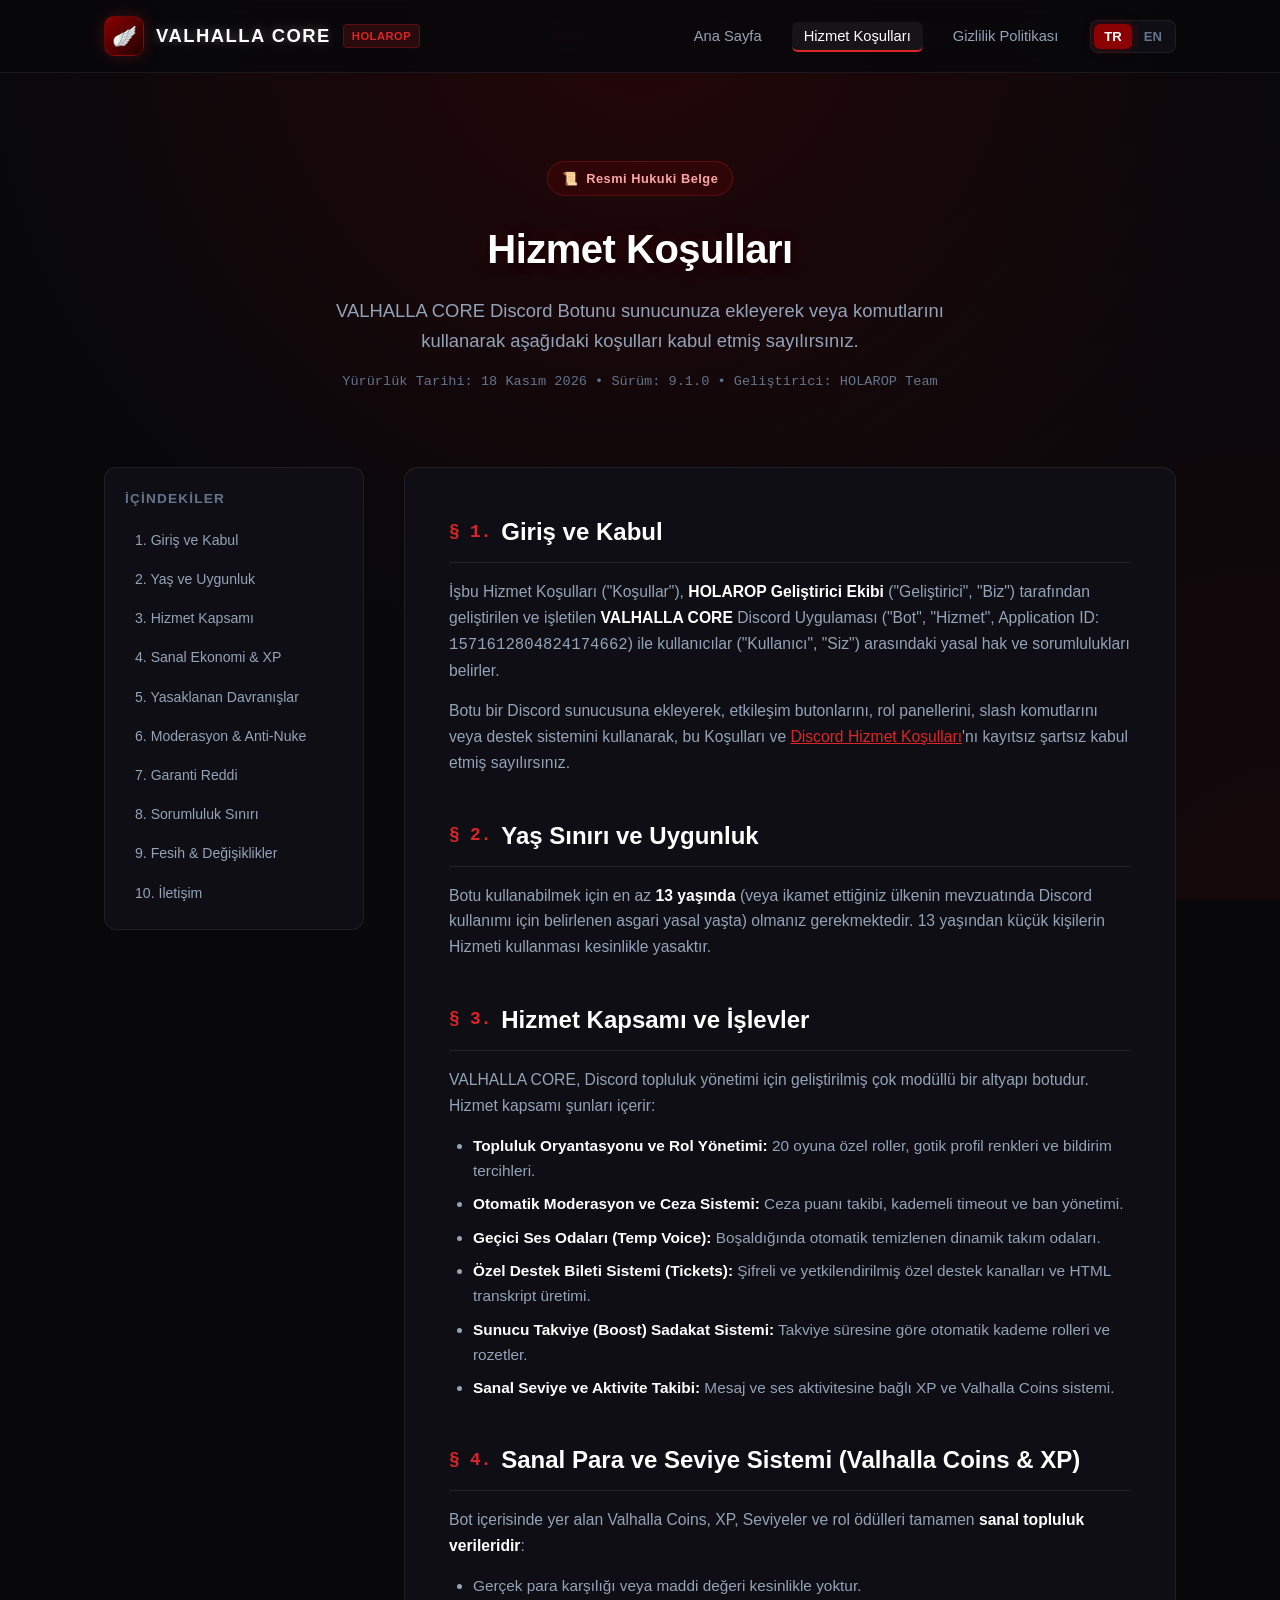
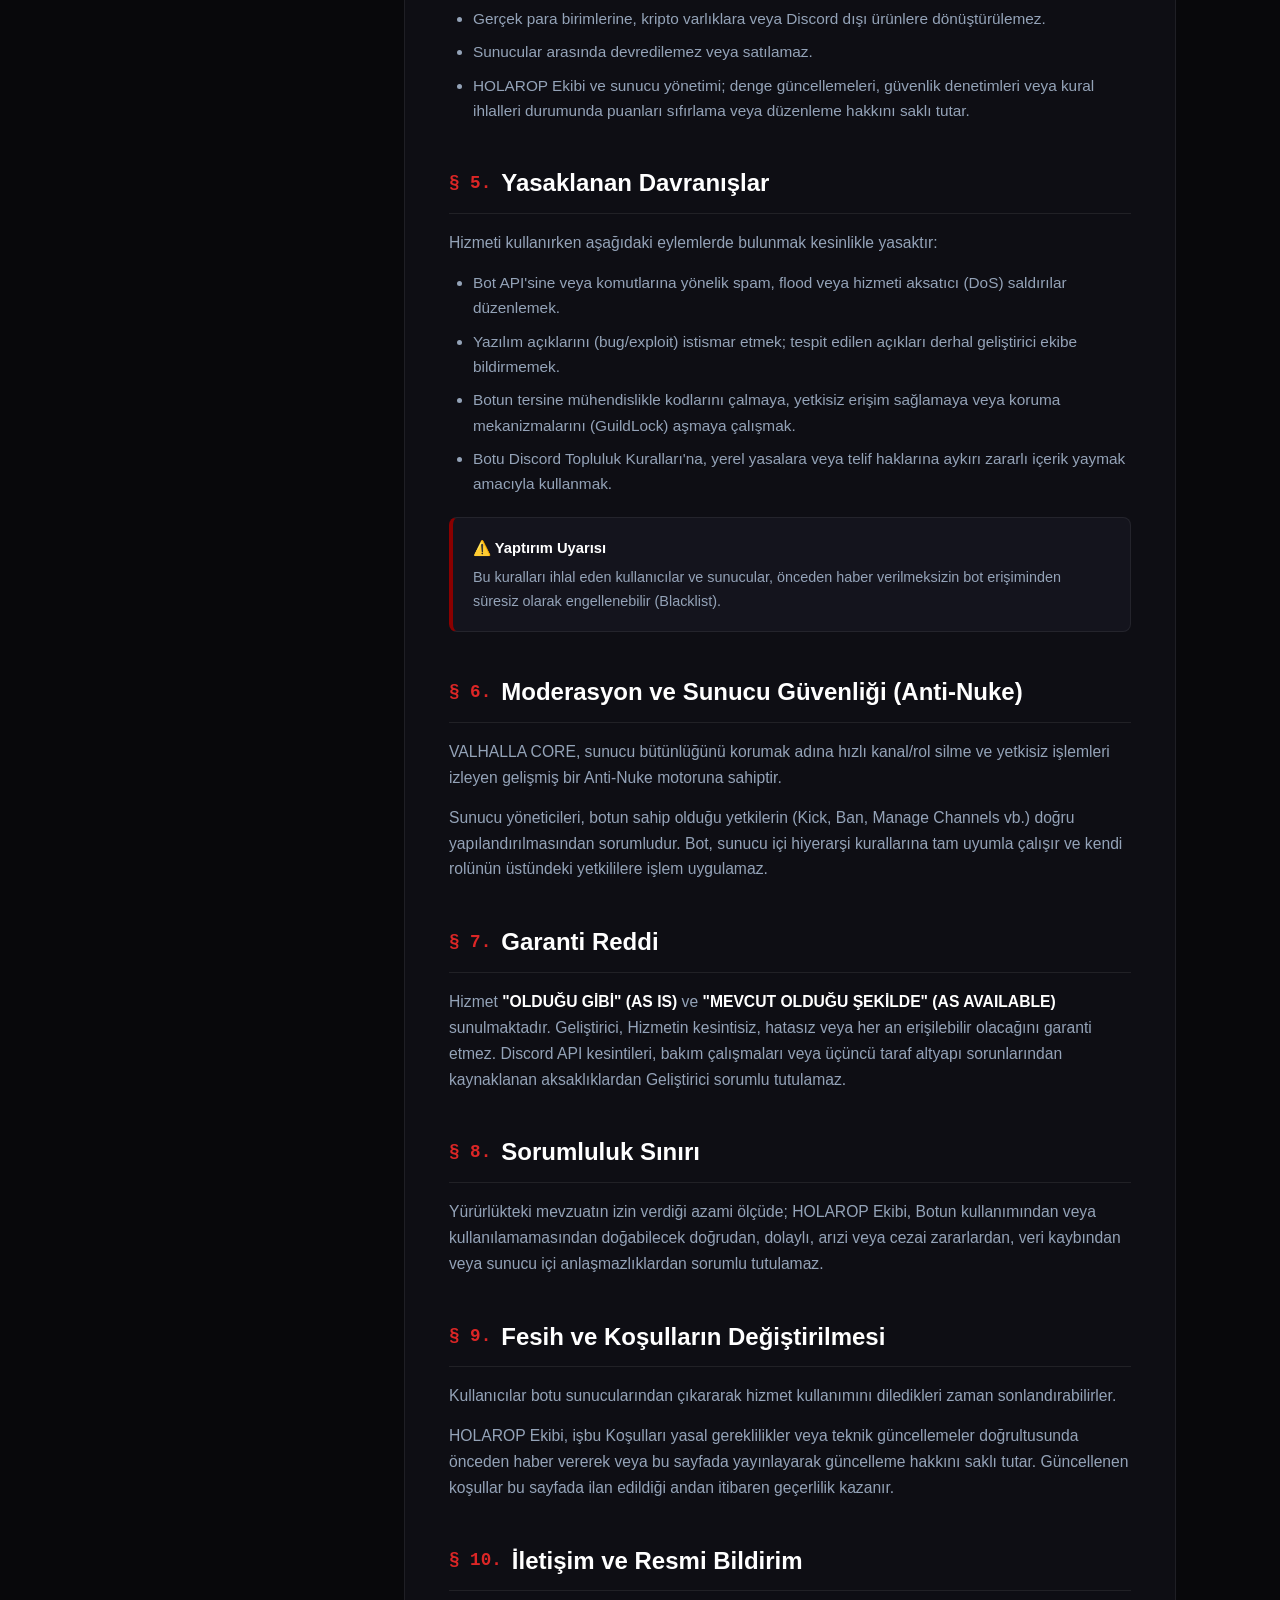
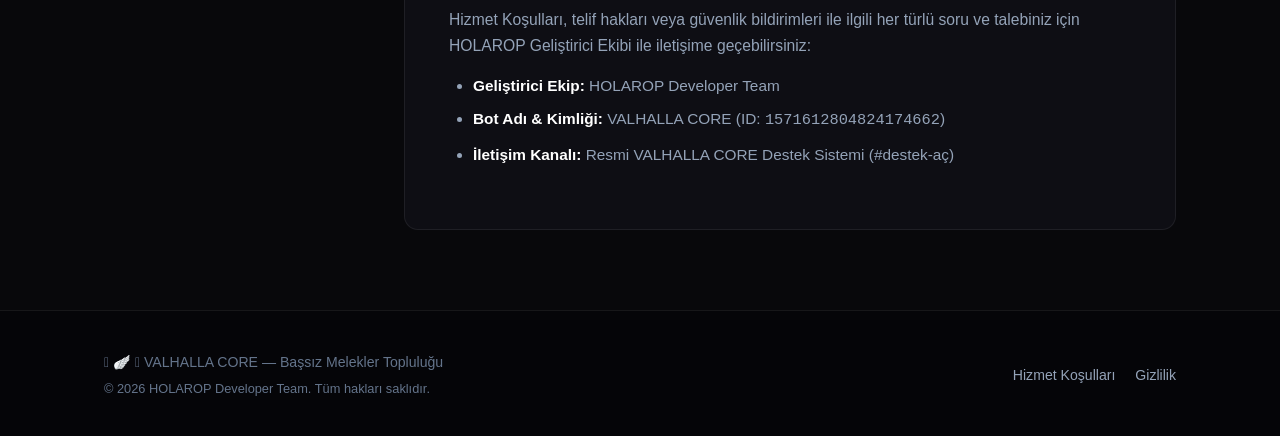
<file: terms.html>
<!DOCTYPE html>
<html lang="tr">
<head>
  <meta charset="UTF-8">
  <meta name="viewport" content="width=device-width, initial-scale=1.0">
  <title>Hizmet Koşulları — VALHALLA CORE | Terms of Service</title>
  <meta name="description" content="VALHALLA CORE Discord Botu Resmi Hizmet Koşulları (Terms of Service). HOLAROP Geliştirici Ekibi.">
  <meta name="theme-color" content="#8B0000">
  <link rel="stylesheet" href="style.css">
</head>
<body>

  <!-- Site Header -->
  <header class="site-header">
    <div class="container nav-wrapper">
      <a href="index.html" class="brand">
        <div class="brand-icon">🪽</div>
        <div>
          <div class="brand-title">VALHALLA CORE</div>
        </div>
        <span class="brand-tag">HOLAROP</span>
      </a>

      <nav class="main-nav">
        <ul class="nav-links">
          <li><a href="index.html"><span class="lang-tr">Ana Sayfa</span><span class="lang-en" style="display:none;">Home</span></a></li>
          <li><a href="terms.html" class="active"><span class="lang-tr">Hizmet Koşulları</span><span class="lang-en" style="display:none;">Terms of Service</span></a></li>
          <li><a href="privacy.html"><span class="lang-tr">Gizlilik Politikası</span><span class="lang-en" style="display:none;">Privacy Policy</span></a></li>
        </ul>

        <div class="lang-switch">
          <button class="lang-btn lang-btn-tr active" onclick="setLanguage('tr')">TR</button>
          <button class="lang-btn lang-btn-en" onclick="setLanguage('en')">EN</button>
        </div>
      </nav>
    </div>
  </header>

  <!-- Main Content -->
  <main class="main-content">
    <div class="container">
      
      <!-- Hero -->
      <section class="hero">
        <div class="hero-badge">
          <span>📜</span>
          <span class="lang-tr">Resmi Hukuki Belge</span>
          <span class="lang-en" style="display:none;">Official Legal Document</span>
        </div>

        <h1 class="lang-tr">Hizmet Koşulları</h1>
        <h1 class="lang-en" style="display:none;">Terms of Service</h1>

        <p class="lead lang-tr">
          VALHALLA CORE Discord Botunu sunucunuza ekleyerek veya komutlarını kullanarak aşağıdaki koşulları kabul etmiş sayılırsınız.
        </p>
        <p class="lead lang-en" style="display:none;">
          By inviting VALHALLA CORE to your Discord server or using its features, you agree to be bound by the terms outlined below.
        </p>

        <div class="effective-date">
          <span class="lang-tr">Yürürlük Tarihi: 18 Kasım 2026 • Sürüm: 9.1.0 • Geliştirici: HOLAROP Team</span>
          <span class="lang-en" style="display:none;">Effective Date: November 18, 2026 • Version: 9.1.0 • Developer: HOLAROP Team</span>
        </div>
      </section>

      <!-- Content Grid -->
      <div class="content-grid">
        
        <!-- Table of Contents Sidebar -->
        <aside class="toc-sidebar">
          <div class="toc-title lang-tr">İçindekiler</div>
          <div class="toc-title lang-en" style="display:none;">Contents</div>
          <ul class="toc-list">
            <li><a href="#sec-1"><span class="lang-tr">1. Giriş ve Kabul</span><span class="lang-en" style="display:none;">1. Introduction</span></a></li>
            <li><a href="#sec-2"><span class="lang-tr">2. Yaş ve Uygunluk</span><span class="lang-en" style="display:none;">2. Eligibility</span></a></li>
            <li><a href="#sec-3"><span class="lang-tr">3. Hizmet Kapsamı</span><span class="lang-en" style="display:none;">3. Scope of Service</span></a></li>
            <li><a href="#sec-4"><span class="lang-tr">4. Sanal Ekonomi & XP</span><span class="lang-en" style="display:none;">4. Virtual Economy & XP</span></a></li>
            <li><a href="#sec-5"><span class="lang-tr">5. Yasaklanan Davranışlar</span><span class="lang-en" style="display:none;">5. Prohibited Conduct</span></a></li>
            <li><a href="#sec-6"><span class="lang-tr">6. Moderasyon & Anti-Nuke</span><span class="lang-en" style="display:none;">6. Moderation & Anti-Nuke</span></a></li>
            <li><a href="#sec-7"><span class="lang-tr">7. Garanti Reddi</span><span class="lang-en" style="display:none;">7. Disclaimer</span></a></li>
            <li><a href="#sec-8"><span class="lang-tr">8. Sorumluluk Sınırı</span><span class="lang-en" style="display:none;">8. Limitation of Liability</span></a></li>
            <li><a href="#sec-9"><span class="lang-tr">9. Fesih & Değişiklikler</span><span class="lang-en" style="display:none;">9. Termination & Changes</span></a></li>
            <li><a href="#sec-10"><span class="lang-tr">10. İletişim</span><span class="lang-en" style="display:none;">10. Contact</span></a></li>
          </ul>
        </aside>

        <!-- Article -->
        <article class="legal-article">
          
          <!-- Section 1 -->
          <section id="sec-1" class="legal-section">
            <h2><span class="sec-num">§ 1.</span> <span class="lang-tr">Giriş ve Kabul</span><span class="lang-en" style="display:none;">Introduction and Acceptance</span></h2>
            <div class="lang-tr">
              <p>
                İşbu Hizmet Koşulları ("Koşullar"), <strong>HOLAROP Geliştirici Ekibi</strong> ("Geliştirici", "Biz") tarafından geliştirilen ve işletilen <strong>VALHALLA CORE</strong> Discord Uygulaması ("Bot", "Hizmet", Application ID: <code>1571612804824174662</code>) ile kullanıcılar ("Kullanıcı", "Siz") arasındaki yasal hak ve sorumlulukları belirler.
              </p>
              <p>
                Botu bir Discord sunucusuna ekleyerek, etkileşim butonlarını, rol panellerini, slash komutlarını veya destek sistemini kullanarak, bu Koşulları ve <a href="https://discord.com/terms" target="_blank" rel="noopener" style="color:var(--crimson-bright);">Discord Hizmet Koşulları</a>'nı kayıtsız şartsız kabul etmiş sayılırsınız.
              </p>
            </div>
            <div class="lang-en" style="display:none;">
              <p>
                These Terms of Service ("Terms") govern the legal rights and obligations between the <strong>HOLAROP Developer Team</strong> ("Developer", "We", "Us") and users ("User", "You") of the <strong>VALHALLA CORE</strong> Discord Application ("Bot", "Service", Application ID: <code>1571612804824174662</code>).
              </p>
              <p>
                By adding the Bot to a Discord server or interacting with its slash commands, role selection panels, buttons, or support features, you unconditionally agree to be bound by these Terms and the <a href="https://discord.com/terms" target="_blank" rel="noopener" style="color:var(--crimson-bright);">Discord Terms of Service</a>.
              </p>
            </div>
          </section>

          <!-- Section 2 -->
          <section id="sec-2" class="legal-section">
            <h2><span class="sec-num">§ 2.</span> <span class="lang-tr">Yaş Sınırı ve Uygunluk</span><span class="lang-en" style="display:none;">Age Requirement and Eligibility</span></h2>
            <div class="lang-tr">
              <p>
                Botu kullanabilmek için en az <strong>13 yaşında</strong> (veya ikamet ettiğiniz ülkenin mevzuatında Discord kullanımı için belirlenen asgari yasal yaşta) olmanız gerekmektedir. 13 yaşından küçük kişilerin Hizmeti kullanması kesinlikle yasaktır.
              </p>
            </div>
            <div class="lang-en" style="display:none;">
              <p>
                You must be at least <strong>13 years old</strong> (or the minimum legal age required in your jurisdiction to use Discord) to access or use the Bot. Use of the Service by anyone under the age of 13 is strictly prohibited.
              </p>
            </div>
          </section>

          <!-- Section 3 -->
          <section id="sec-3" class="legal-section">
            <h2><span class="sec-num">§ 3.</span> <span class="lang-tr">Hizmet Kapsamı ve İşlevler</span><span class="lang-en" style="display:none;">Scope of Service and Features</span></h2>
            <div class="lang-tr">
              <p>VALHALLA CORE, Discord topluluk yönetimi için geliştirilmiş çok modüllü bir altyapı botudur. Hizmet kapsamı şunları içerir:</p>
              <ul>
                <li><strong>Topluluk Oryantasyonu ve Rol Yönetimi:</strong> 20 oyuna özel roller, gotik profil renkleri ve bildirim tercihleri.</li>
                <li><strong>Otomatik Moderasyon ve Ceza Sistemi:</strong> Ceza puanı takibi, kademeli timeout ve ban yönetimi.</li>
                <li><strong>Geçici Ses Odaları (Temp Voice):</strong> Boşaldığında otomatik temizlenen dinamik takım odaları.</li>
                <li><strong>Özel Destek Bileti Sistemi (Tickets):</strong> Şifreli ve yetkilendirilmiş özel destek kanalları ve HTML transkript üretimi.</li>
                <li><strong>Sunucu Takviye (Boost) Sadakat Sistemi:</strong> Takviye süresine göre otomatik kademe rolleri ve rozetler.</li>
                <li><strong>Sanal Seviye ve Aktivite Takibi:</strong> Mesaj ve ses aktivitesine bağlı XP ve Valhalla Coins sistemi.</li>
              </ul>
            </div>
            <div class="lang-en" style="display:none;">
              <p>VALHALLA CORE is a multi-modular Discord bot designed for community infrastructure and automation. Its capabilities include:</p>
              <ul>
                <li><strong>Community Onboarding & Role Assignment:</strong> 20 dedicated game roles, gothic profile colors, and notification subscriptions.</li>
                <li><strong>Automated Moderation:</strong> Penalty point tracking, automated escalation, timeouts, and bans.</li>
                <li><strong>Temporary Voice Channels:</strong> Dynamic voice rooms that automatically clean up when empty.</li>
                <li><strong>Support Tickets:</strong> Isolated, permission-controlled support rooms with automated HTML transcript generation.</li>
                <li><strong>Server Boost Loyalty System:</strong> Milestone tier progression and rewards based on boost duration.</li>
                <li><strong>Gamification & Activity Tracking:</strong> Text and voice activity counters with virtual XP and Valhalla Coins.</li>
              </ul>
            </div>
          </section>

          <!-- Section 4 -->
          <section id="sec-4" class="legal-section">
            <h2><span class="sec-num">§ 4.</span> <span class="lang-tr">Sanal Para ve Seviye Sistemi (Valhalla Coins & XP)</span><span class="lang-en" style="display:none;">Virtual Currency and Leveling (Valhalla Coins & XP)</span></h2>
            <div class="lang-tr">
              <p>
                Bot içerisinde yer alan Valhalla Coins, XP, Seviyeler ve rol ödülleri tamamen <strong>sanal topluluk verileridir</strong>:
              </p>
              <ul>
                <li>Gerçek para karşılığı veya maddi değeri kesinlikle yoktur.</li>
                <li>Gerçek para birimlerine, kripto varlıklara veya Discord dışı ürünlere dönüştürülemez.</li>
                <li>Sunucular arasında devredilemez veya satılamaz.</li>
                <li>HOLAROP Ekibi ve sunucu yönetimi; denge güncellemeleri, güvenlik denetimleri veya kural ihlalleri durumunda puanları sıfırlama veya düzenleme hakkını saklı tutar.</li>
              </ul>
            </div>
            <div class="lang-en" style="display:none;">
              <p>
                Valhalla Coins, XP, Levels, and virtual role rewards provided by the Bot are purely <strong>virtual community metrics</strong>:
              </p>
              <ul>
                <li>They hold NO cash, real-world, or fiat value whatsoever.</li>
                <li>They cannot be redeemed, traded, or exchanged for real money, cryptocurrencies, or external goods.</li>
                <li>They are non-transferable between servers or Discord accounts.</li>
                <li>The HOLAROP Team and guild management reserve the right to modify, adjust, or reset virtual metrics during balance patches, exploits, or security audits.</li>
              </ul>
            </div>
          </section>

          <!-- Section 5 -->
          <section id="sec-5" class="legal-section">
            <h2><span class="sec-num">§ 5.</span> <span class="lang-tr">Yasaklanan Davranışlar</span><span class="lang-en" style="display:none;">Prohibited Conduct</span></h2>
            <div class="lang-tr">
              <p>Hizmeti kullanırken aşağıdaki eylemlerde bulunmak kesinlikle yasaktır:</p>
              <ul>
                <li>Bot API'sine veya komutlarına yönelik spam, flood veya hizmeti aksatıcı (DoS) saldırılar düzenlemek.</li>
                <li>Yazılım açıklarını (bug/exploit) istismar etmek; tespit edilen açıkları derhal geliştirici ekibe bildirmemek.</li>
                <li>Botun tersine mühendislikle kodlarını çalmaya, yetkisiz erişim sağlamaya veya koruma mekanizmalarını (GuildLock) aşmaya çalışmak.</li>
                <li>Botu Discord Topluluk Kuralları'na, yerel yasalara veya telif haklarına aykırı zararlı içerik yaymak amacıyla kullanmak.</li>
              </ul>
              <div class="callout">
                <div class="callout-title">⚠️ Yaptırım Uyarısı</div>
                <p>Bu kuralları ihlal eden kullanıcılar ve sunucular, önceden haber verilmeksizin bot erişiminden süresiz olarak engellenebilir (Blacklist).</p>
              </div>
            </div>
            <div class="lang-en" style="display:none;">
              <p>The following activities are strictly prohibited when using the Service:</p>
              <ul>
                <li>Engaging in denial-of-service (DoS) attempts, spamming, rate-limit flooding, or abusive bot interactions.</li>
                <li>Exploiting software vulnerabilities or bugs; any discovered vulnerability must be reported to the developers immediately.</li>
                <li>Attempting to reverse-engineer, decompile, bypass security locks (such as GuildLock), or gain unauthorized access.</li>
                <li>Utilizing the Bot to facilitate illegal activities, harassment, hate speech, or violations of the Discord Community Guidelines.</li>
              </ul>
              <div class="callout">
                <div class="callout-title">⚠️ Enforcement Warning</div>
                <p>Violators may be permanently blacklisted from using the Bot without prior notice.</p>
              </div>
            </div>
          </section>

          <!-- Section 6 -->
          <section id="sec-6" class="legal-section">
            <h2><span class="sec-num">§ 6.</span> <span class="lang-tr">Moderasyon ve Sunucu Güvenliği (Anti-Nuke)</span><span class="lang-en" style="display:none;">Moderation and Anti-Nuke Protections</span></h2>
            <div class="lang-tr">
              <p>
                VALHALLA CORE, sunucu bütünlüğünü korumak adına hızlı kanal/rol silme ve yetkisiz işlemleri izleyen gelişmiş bir Anti-Nuke motoruna sahiptir.
              </p>
              <p>
                Sunucu yöneticileri, botun sahip olduğu yetkilerin (Kick, Ban, Manage Channels vb.) doğru yapılandırılmasından sorumludur. Bot, sunucu içi hiyerarşi kurallarına tam uyumla çalışır ve kendi rolünün üstündeki yetkililere işlem uygulamaz.
              </p>
            </div>
            <div class="lang-en" style="display:none;">
              <p>
                VALHALLA CORE includes an Anti-Nuke monitoring system designed to mitigate mass channel/role deletions and rogue staff actions.
              </p>
              <p>
                Server administrators are solely responsible for configuring channel permissions and bot role hierarchy appropriately. The Bot strictly adheres to Discord's role hierarchy and cannot moderate members with roles equal to or higher than its own.
              </p>
            </div>
          </section>

          <!-- Section 7 -->
          <section id="sec-7" class="legal-section">
            <h2><span class="sec-num">§ 7.</span> <span class="lang-tr">Garanti Reddi</span><span class="lang-en" style="display:none;">Disclaimer of Warranties</span></h2>
            <div class="lang-tr">
              <p>
                Hizmet <strong>"OLDUĞU GİBİ" (AS IS)</strong> ve <strong>"MEVCUT OLDUĞU ŞEKİLDE" (AS AVAILABLE)</strong> sunulmaktadır. Geliştirici, Hizmetin kesintisiz, hatasız veya her an erişilebilir olacağını garanti etmez. Discord API kesintileri, bakım çalışmaları veya üçüncü taraf altyapı sorunlarından kaynaklanan aksaklıklardan Geliştirici sorumlu tutulamaz.
              </p>
            </div>
            <div class="lang-en" style="display:none;">
              <p>
                The Service is provided on an <strong>"AS IS"</strong> and <strong>"AS AVAILABLE"</strong> basis without warranties of any kind, whether express or implied. The Developer does not guarantee uninterrupted, bug-free, or error-free operation. We are not liable for downtime caused by Discord API outages, maintenance, or infrastructure failures.
              </p>
            </div>
          </section>

          <!-- Section 8 -->
          <section id="sec-8" class="legal-section">
            <h2><span class="sec-num">§ 8.</span> <span class="lang-tr">Sorumluluk Sınırı</span><span class="lang-en" style="display:none;">Limitation of Liability</span></h2>
            <div class="lang-tr">
              <p>
                Yürürlükteki mevzuatın izin verdiği azami ölçüde; HOLAROP Ekibi, Botun kullanımından veya kullanılamamasından doğabilecek doğrudan, dolaylı, arızi veya cezai zararlardan, veri kaybından veya sunucu içi anlaşmazlıklardan sorumlu tutulamaz.
              </p>
            </div>
            <div class="lang-en" style="display:none;">
              <p>
                To the fullest extent permitted by applicable law, the HOLAROP Developer Team shall not be held liable for any indirect, incidental, special, consequential, or punitive damages, loss of data, or community disputes arising from the use of or inability to use the Bot.
              </p>
            </div>
          </section>

          <!-- Section 9 -->
          <section id="sec-9" class="legal-section">
            <h2><span class="sec-num">§ 9.</span> <span class="lang-tr">Fesih ve Koşulların Değiştirilmesi</span><span class="lang-en" style="display:none;">Termination and Updates</span></h2>
            <div class="lang-tr">
              <p>
                Kullanıcılar botu sunucularından çıkararak hizmet kullanımını diledikleri zaman sonlandırabilirler.
              </p>
              <p>
                HOLAROP Ekibi, işbu Koşulları yasal gereklilikler veya teknik güncellemeler doğrultusunda önceden haber vererek veya bu sayfada yayınlayarak güncelleme hakkını saklı tutar. Güncellenen koşullar bu sayfada ilan edildiği andan itibaren geçerlilik kazanır.
              </p>
            </div>
            <div class="lang-en" style="display:none;">
              <p>
                You may terminate these Terms at any time simply by kicking or banning the Bot from your Discord server.
              </p>
              <p>
                We reserve the right to revise or update these Terms to reflect technical improvements or legal requirements. Updates become effective immediately upon posting to this official URL.
              </p>
            </div>
          </section>

          <!-- Section 10 -->
          <section id="sec-10" class="legal-section">
            <h2><span class="sec-num">§ 10.</span> <span class="lang-tr">İletişim ve Resmi Bildirim</span><span class="lang-en" style="display:none;">Contact and Inquiries</span></h2>
            <div class="lang-tr">
              <p>
                Hizmet Koşulları, telif hakları veya güvenlik bildirimleri ile ilgili her türlü soru ve talebiniz için HOLAROP Geliştirici Ekibi ile iletişime geçebilirsiniz:
              </p>
              <ul>
                <li><strong>Geliştirici Ekip:</strong> HOLAROP Developer Team</li>
                <li><strong>Bot Adı & Kimliği:</strong> VALHALLA CORE (ID: <code>1571612804824174662</code>)</li>
                <li><strong>İletişim Kanalı:</strong> Resmi VALHALLA CORE Destek Sistemi (#destek-aç)</li>
              </ul>
            </div>
            <div class="lang-en" style="display:none;">
              <p>
                For inquiries regarding these Terms of Service or security disclosures, please reach out to the HOLAROP Developer Team:
              </p>
              <ul>
                <li><strong>Developer Team:</strong> HOLAROP Developer Team</li>
                <li><strong>Application Name & ID:</strong> VALHALLA CORE (ID: <code>1571612804824174662</code>)</li>
                <li><strong>Official Channel:</strong> Official VALHALLA CORE Support Ticket Channel</li>
              </ul>
            </div>
          </section>

        </article>

      </div>
    </div>
  </main>

  <!-- Site Footer -->
  <footer class="site-footer">
    <div class="container footer-wrapper">
      <div class="footer-copy">
        <div>𓆩 🪽 𓆪 VALHALLA CORE — <span class="lang-tr">Başsız Melekler Topluluğu</span><span class="lang-en" style="display:none;">Headless Angels Community</span></div>
        <div style="font-size: 0.8rem; color: var(--text-muted);">
          © 2026 HOLAROP Developer Team. <span class="lang-tr">Tüm hakları saklıdır.</span><span class="lang-en" style="display:none;">All rights reserved.</span>
        </div>
      </div>

      <div class="footer-links">
        <a href="terms.html"><span class="lang-tr">Hizmet Koşulları</span><span class="lang-en" style="display:none;">Terms</span></a>
        <a href="privacy.html"><span class="lang-tr">Gizlilik</span><span class="lang-en" style="display:none;">Privacy</span></a>
      </div>
    </div>
  </footer>

  <script src="lang.js"></script>
</body>
</html>
</file>
<file: style.css>
/* ==========================================================================
   VALHALLA CORE — GOTHIC OBSIDIAN DESIGN SYSTEM
   Official Terms of Service & Privacy Policy Styling
   Designed for GitHub Pages & Discord Developer Verification
   ========================================================================== */

:root {
  --bg-deep: #08080B;
  --bg-surface: #0E0E14;
  --bg-card: #14141D;
  --bg-card-hover: #1A1A26;
  --border-subtle: rgba(255, 255, 255, 0.07);
  --border-crimson: rgba(185, 28, 28, 0.35);
  --border-crimson-glow: rgba(220, 38, 38, 0.6);

  --crimson-dark: #5C0606;
  --crimson-primary: #8B0000;
  --crimson-bright: #DC2626;
  --crimson-glow: rgba(220, 38, 38, 0.25);

  --gold-accent: #D4AF37;
  --text-main: #F1F5F9;
  --text-secondary: #94A3B8;
  --text-muted: #64748B;
  --font-family: -apple-system, BlinkMacSystemFont, "Segoe UI", Roboto, "Helvetica Neue", Arial, sans-serif;
  --font-mono: ui-monospace, SFMono-Regular, Menlo, Monaco, Consolas, "Liberation Mono", monospace;
}

* {
  margin: 0;
  padding: 0;
  box-sizing: border-box;
}

html {
  scroll-behavior: smooth;
  font-family: var(--font-family);
  background-color: var(--bg-deep);
  color: var(--text-main);
  line-height: 1.65;
}

body {
  min-height: 100vh;
  display: flex;
  flex-direction: column;
  background: 
    radial-gradient(circle at 50% 0%, rgba(139, 0, 0, 0.22) 0%, transparent 60%),
    radial-gradient(circle at 100% 100%, rgba(92, 6, 6, 0.15) 0%, transparent 50%),
    var(--bg-deep);
  background-attachment: fixed;
}

/* Container */
.container {
  width: 100%;
  max-width: 1120px;
  margin: 0 auto;
  padding: 0 24px;
}

/* Header & Navigation */
header.site-header {
  position: sticky;
  top: 0;
  z-index: 50;
  backdrop-filter: blur(14px);
  background: rgba(8, 8, 11, 0.85);
  border-bottom: 1px solid var(--border-subtle);
}

.nav-wrapper {
  display: flex;
  align-items: center;
  justify-content: space-between;
  height: 72px;
}

.brand {
  display: flex;
  align-items: center;
  gap: 12px;
  text-decoration: none;
  color: var(--text-main);
}

.brand-icon {
  width: 40px;
  height: 40px;
  background: linear-gradient(135deg, var(--crimson-primary), #200000);
  border: 1px solid var(--border-crimson);
  border-radius: 10px;
  display: flex;
  align-items: center;
  justify-content: center;
  font-size: 20px;
  box-shadow: 0 0 16px var(--crimson-glow);
}

.brand-title {
  font-size: 1.15rem;
  font-weight: 800;
  letter-spacing: 1.5px;
  text-transform: uppercase;
  color: #FFFFFF;
  text-shadow: 0 0 10px rgba(255, 255, 255, 0.35), 0 2px 4px rgba(0, 0, 0, 0.9);
  transition: all 0.2s ease;
}

.brand:hover .brand-title {
  color: #FFFFFF;
  text-shadow: 0 0 14px rgba(239, 68, 68, 0.6), 0 2px 4px rgba(0, 0, 0, 0.9);
}

.brand-tag {
  font-size: 0.7rem;
  font-weight: 700;
  padding: 2px 8px;
  border-radius: 4px;
  background: rgba(220, 38, 38, 0.15);
  color: var(--crimson-bright);
  border: 1px solid var(--border-crimson);
  letter-spacing: 0.5px;
}

nav.main-nav {
  display: flex;
  align-items: center;
  gap: 20px;
}

.nav-links {
  display: flex;
  align-items: center;
  gap: 18px;
  list-style: none;
}

.nav-links a {
  color: var(--text-secondary);
  text-decoration: none;
  font-size: 0.92rem;
  font-weight: 500;
  transition: all 0.2s ease;
  padding: 6px 12px;
  border-radius: 6px;
}

.nav-links a:hover,
.nav-links a.active {
  color: #FFFFFF;
  background: rgba(255, 255, 255, 0.05);
}

.nav-links a.active {
  border-bottom: 2px solid var(--crimson-bright);
}

/* Language Switcher */
.lang-switch {
  display: inline-flex;
  align-items: center;
  background: var(--bg-surface);
  border: 1px solid var(--border-subtle);
  border-radius: 8px;
  padding: 3px;
  gap: 2px;
}

.lang-btn {
  background: none;
  border: none;
  color: var(--text-muted);
  font-size: 0.82rem;
  font-weight: 700;
  padding: 5px 10px;
  border-radius: 6px;
  cursor: pointer;
  transition: all 0.2s ease;
  display: flex;
  align-items: center;
  gap: 5px;
}

.lang-btn.active {
  background: var(--crimson-primary);
  color: #FFFFFF;
  box-shadow: 0 0 10px rgba(139, 0, 0, 0.5);
}

.lang-btn:hover:not(.active) {
  color: var(--text-main);
  background: rgba(255, 255, 255, 0.04);
}

/* Main Content Area */
main.main-content {
  flex: 1;
  padding: 48px 0 80px;
}

/* Hero Banner */
.hero {
  text-align: center;
  padding: 40px 20px 50px;
  position: relative;
}

.hero-badge {
  display: inline-flex;
  align-items: center;
  gap: 8px;
  padding: 6px 14px;
  background: rgba(139, 0, 0, 0.18);
  border: 1px solid var(--border-crimson);
  border-radius: 9999px;
  font-size: 0.8rem;
  font-weight: 600;
  color: #FCA5A5;
  margin-bottom: 20px;
  letter-spacing: 0.5px;
}

.hero h1 {
  font-size: 2.5rem;
  font-weight: 900;
  letter-spacing: -0.5px;
  margin-bottom: 14px;
  color: #FFFFFF;
  text-shadow: 0 0 20px rgba(220, 38, 38, 0.2), 0 2px 8px rgba(0, 0, 0, 0.95);
}

.hero-brand {
  color: #FF4D4D;
  text-shadow: 0 0 16px rgba(239, 68, 68, 0.6), 0 2px 6px rgba(0, 0, 0, 0.9);
  display: inline-block;
}

.hero p.lead {
  font-size: 1.15rem;
  color: var(--text-secondary);
  max-width: 680px;
  margin: 0 auto;
}

.effective-date {
  font-size: 0.85rem;
  color: var(--text-muted);
  margin-top: 14px;
  font-family: var(--font-mono);
}

/* Content Layout (Article + Sidebar) */
.content-grid {
  display: grid;
  grid-template-columns: 260px 1fr;
  gap: 40px;
  margin-top: 24px;
  align-items: start;
}

/* Sidebar / Table of Contents */
.toc-sidebar {
  position: sticky;
  top: 96px;
  background: var(--bg-surface);
  border: 1px solid var(--border-subtle);
  border-radius: 12px;
  padding: 20px;
}

.toc-title {
  font-size: 0.85rem;
  font-weight: 800;
  text-transform: uppercase;
  letter-spacing: 1.2px;
  color: var(--text-muted);
  margin-bottom: 14px;
}

.toc-list {
  list-style: none;
  display: flex;
  flex-direction: column;
  gap: 8px;
}

.toc-list a {
  color: var(--text-secondary);
  text-decoration: none;
  font-size: 0.88rem;
  display: block;
  padding: 4px 8px;
  border-radius: 6px;
  transition: all 0.15s ease;
  border-left: 2px solid transparent;
}

.toc-list a:hover {
  color: #FFFFFF;
  background: rgba(255, 255, 255, 0.04);
  border-left-color: var(--crimson-bright);
}

/* Article Styling */
.legal-article {
  background: var(--bg-surface);
  border: 1px solid var(--border-subtle);
  border-radius: 14px;
  padding: 44px;
}

.legal-section {
  margin-bottom: 40px;
  scroll-margin-top: 100px;
}

.legal-section:last-child {
  margin-bottom: 0;
}

.legal-section h2 {
  font-size: 1.5rem;
  font-weight: 800;
  color: #FFFFFF;
  margin-bottom: 16px;
  padding-bottom: 10px;
  border-bottom: 1px solid rgba(255, 255, 255, 0.08);
  display: flex;
  align-items: center;
  gap: 10px;
}

.legal-section h2 .sec-num {
  color: var(--crimson-bright);
  font-family: var(--font-mono);
  font-size: 1.1rem;
}

.legal-section h3 {
  font-size: 1.15rem;
  font-weight: 700;
  color: #E2E8F0;
  margin: 22px 0 10px;
}

.legal-section p {
  color: var(--text-secondary);
  margin-bottom: 14px;
  font-size: 0.98rem;
}

.legal-section ul,
.legal-section ol {
  margin: 12px 0 18px 24px;
  color: var(--text-secondary);
}

.legal-section li {
  margin-bottom: 8px;
  font-size: 0.96rem;
}

.legal-section strong {
  color: #FFFFFF;
}

/* Callout Cards / Alerts */
.callout {
  background: var(--bg-card);
  border-left: 4px solid var(--crimson-primary);
  border-radius: 8px;
  padding: 18px 20px;
  margin: 20px 0;
  border-top: 1px solid var(--border-subtle);
  border-right: 1px solid var(--border-subtle);
  border-bottom: 1px solid var(--border-subtle);
}

.callout.callout-info {
  border-left-color: #3B82F6;
  background: rgba(59, 130, 246, 0.05);
}

.callout.callout-warning {
  border-left-color: var(--gold-accent);
  background: rgba(212, 175, 55, 0.05);
}

.callout-title {
  font-size: 0.92rem;
  font-weight: 700;
  color: #FFFFFF;
  margin-bottom: 6px;
  display: flex;
  align-items: center;
  gap: 8px;
}

.callout p {
  font-size: 0.9rem;
  margin-bottom: 0;
}

/* Data Table Styling */
.table-wrapper {
  overflow-x: auto;
  margin: 20px 0;
  border-radius: 8px;
  border: 1px solid var(--border-subtle);
}

table.data-table {
  width: 100%;
  border-collapse: collapse;
  font-size: 0.9rem;
  text-align: left;
}

table.data-table th {
  background: var(--bg-card);
  color: #FFFFFF;
  padding: 12px 16px;
  font-weight: 700;
  border-bottom: 1px solid var(--border-subtle);
}

table.data-table td {
  padding: 12px 16px;
  border-bottom: 1px solid rgba(255, 255, 255, 0.04);
  color: var(--text-secondary);
}

table.data-table tr:last-child td {
  border-bottom: none;
}

table.data-table tr:hover td {
  background: rgba(255, 255, 255, 0.02);
}

/* Badge & Highlights */
code.inline-code {
  font-family: var(--font-mono);
  font-size: 0.85em;
  background: rgba(255, 255, 255, 0.08);
  color: #FCA5A5;
  padding: 2px 6px;
  border-radius: 4px;
  border: 1px solid rgba(255, 255, 255, 0.08);
}

/* Cards Grid on Home */
.card-grid {
  display: grid;
  grid-template-columns: repeat(auto-fit, minmax(320px, 1fr));
  gap: 24px;
  margin-top: 36px;
}

.feature-card {
  background: var(--bg-surface);
  border: 1px solid var(--border-subtle);
  border-radius: 12px;
  padding: 28px;
  transition: all 0.25s ease;
  display: flex;
  flex-direction: column;
}

.feature-card:hover {
  transform: translateY(-4px);
  border-color: var(--border-crimson);
  box-shadow: 0 12px 30px rgba(0, 0, 0, 0.5), 0 0 20px var(--crimson-glow);
}

.card-icon {
  width: 48px;
  height: 48px;
  border-radius: 10px;
  background: rgba(139, 0, 0, 0.2);
  border: 1px solid var(--border-crimson);
  display: flex;
  align-items: center;
  justify-content: center;
  font-size: 24px;
  margin-bottom: 18px;
}

.feature-card h3 {
  font-size: 1.25rem;
  font-weight: 700;
  margin-bottom: 10px;
  color: #FFFFFF;
}

.feature-card p {
  color: var(--text-secondary);
  font-size: 0.95rem;
  flex: 1;
  margin-bottom: 20px;
}

.card-action {
  align-self: flex-start;
  color: var(--crimson-bright);
  font-weight: 600;
  font-size: 0.9rem;
  text-decoration: none;
  display: inline-flex;
  align-items: center;
  gap: 6px;
  transition: gap 0.2s ease;
}

.feature-card:hover .card-action {
  gap: 10px;
}

/* Footer */
footer.site-footer {
  background: #050508;
  border-top: 1px solid var(--border-subtle);
  padding: 40px 0;
  margin-top: auto;
  color: var(--text-muted);
  font-size: 0.88rem;
}

.footer-wrapper {
  display: flex;
  align-items: center;
  justify-content: space-between;
  flex-wrap: wrap;
  gap: 20px;
}

.footer-copy {
  display: flex;
  flex-direction: column;
  gap: 4px;
}

.footer-links {
  display: flex;
  gap: 20px;
}

.footer-links a {
  color: var(--text-secondary);
  text-decoration: none;
  transition: color 0.15s ease;
}

.footer-links a:hover {
  color: #FFFFFF;
}

/* Responsive Media Queries */
@media (max-width: 900px) {
  .content-grid {
    grid-template-columns: 1fr;
    gap: 24px;
  }

  .toc-sidebar {
    display: none; /* Hide TOC sidebar on mobile/tablet to give full width to article */
  }

  .legal-article {
    padding: 24px 20px;
  }

  .hero h1 {
    font-size: 2rem;
  }
}

@media (max-width: 640px) {
  .nav-wrapper {
    flex-direction: column;
    height: auto;
    padding: 16px 0;
    gap: 14px;
  }

  nav.main-nav {
    width: 100%;
    justify-content: space-between;
  }

  .hero h1 {
    font-size: 1.7rem;
  }

  .hero p.lead {
    font-size: 1rem;
  }

  .footer-wrapper {
    flex-direction: column;
    text-align: center;
    gap: 16px;
  }
}
</file>
